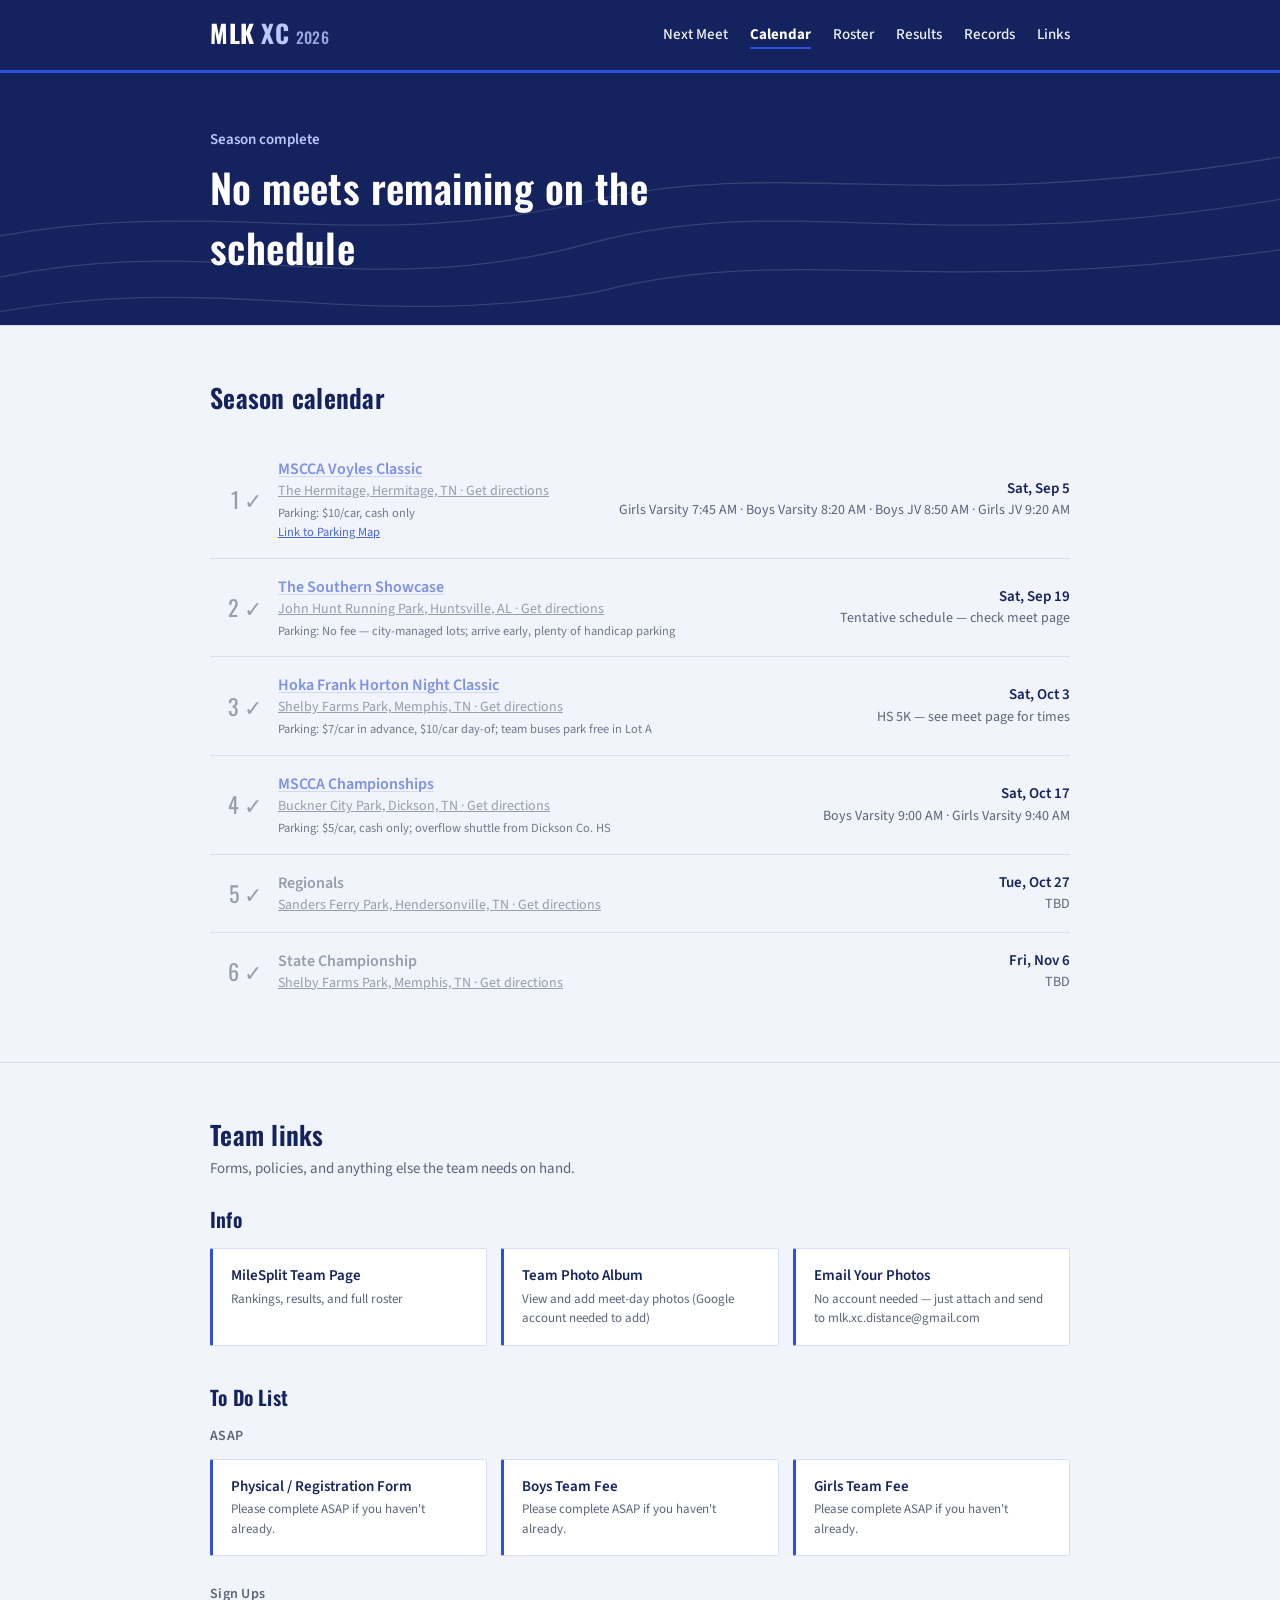
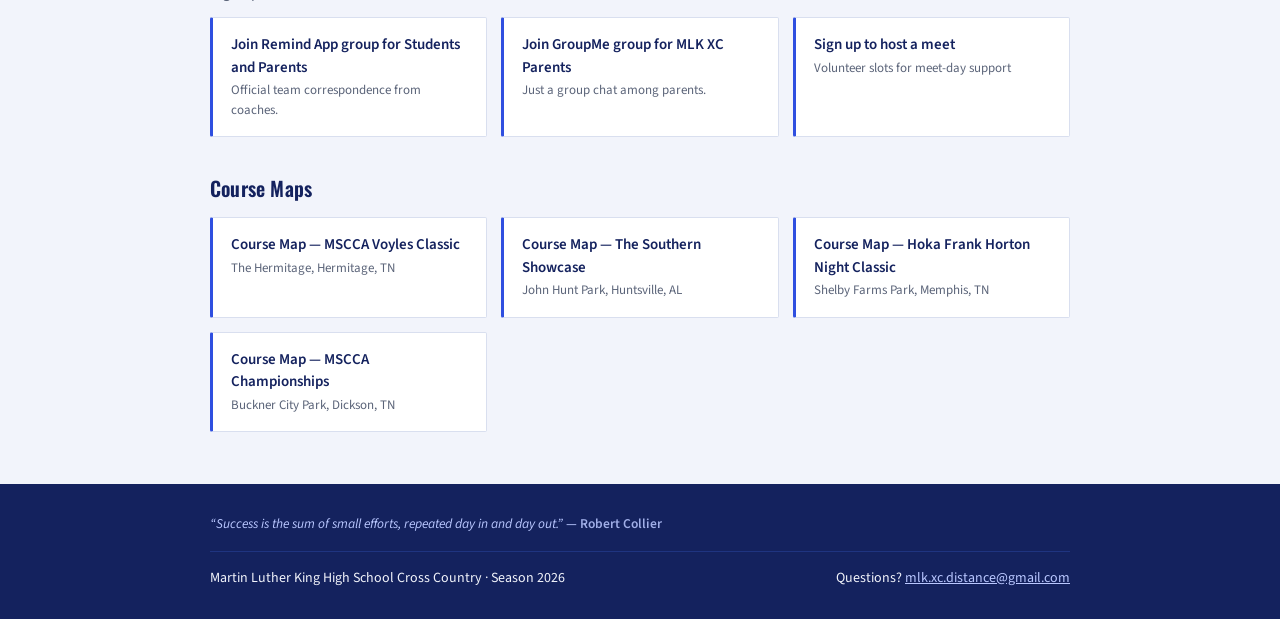
<file: index.html>
<!DOCTYPE html>
<html lang="en">
<head>
<meta charset="UTF-8">
<meta name="robots" content="noindex, nofollow">
<link rel="manifest" href="manifest.json">
<meta name="theme-color" content="#14225E">
<meta name="mobile-web-app-capable" content="yes">
<meta name="apple-mobile-web-app-capable" content="yes">
<meta name="apple-mobile-web-app-status-bar-style" content="black-translucent">
<meta name="apple-mobile-web-app-title" content="MLK XC">
<meta name="viewport" content="width=device-width, initial-scale=1.0">
<link rel="icon" type="image/x-icon" href="favicon.ico">
<link rel="icon" type="image/png" sizes="32x32" href="favicon-32.png">
<link rel="icon" type="image/png" sizes="16x16" href="favicon-16.png">
<link rel="apple-touch-icon" sizes="180x180" href="apple-touch-icon.png">
<title>MLK Cross Country — Martin Luther King High School Royals</title>
<meta name="description" content="Meets, roster, and team links for Martin Luther King High School Cross Country.">
<meta property="og:title" content="MLK Cross Country — Royals">
<meta property="og:site_name" content="MLK Cross Country">
<meta property="og:description" content="Meets, roster, and team links for Martin Luther King High School Cross Country.">
<meta property="og:image" content="https://mlk-xc-distance.github.io/share/og-image.png">
<meta property="og:url" content="https://mlk-xc-distance.github.io/">
<meta property="og:type" content="website">
<meta name="twitter:card" content="summary_large_image">
<meta name="twitter:title" content="MLK Cross Country — Royals">
<meta name="twitter:image" content="https://mlk-xc-distance.github.io/share/og-image.png">
<link rel="preconnect" href="https://fonts.googleapis.com">
<link rel="preconnect" href="https://fonts.gstatic.com" crossorigin>
<link href="https://fonts.googleapis.com/css2?family=Oswald:wght@400;500;600;700&family=Source+Sans+3:wght@400;500;600;700&display=swap" rel="stylesheet">
<link rel="stylesheet" href="style.css">
</head>
<body>
<a href="#next-meet" class="skip-link">Skip to main content</a>

<header class="site">
  <nav class="nav">
    <a class="team-name" href="index.html">MLK <span>XC</span> <span class="year">2026</span></a>
    <button class="nav-toggle" aria-expanded="false" aria-controls="navlinks" onclick="const el=document.getElementById('navlinks'); const open=el.classList.toggle('open'); this.setAttribute('aria-expanded', open);">Menu</button>
    <ul id="navlinks">
      <li><a href="#next-meet">Next Meet</a></li>
      <li><a href="#calendar">Calendar</a></li>
      <li><a href="roster.html">Roster</a></li>
      <li><a href="results.html">Results</a></li>
      <li><a href="records.html">Records</a></li>
      <li><a href="#links">Links</a></li>
    </ul>
  </nav>
</header>

<section class="hero" id="next-meet">
  <svg class="contours" viewBox="0 0 900 300" preserveAspectRatio="none">
    <path d="M-20,250 C150,180 250,280 420,200 C560,140 650,220 900,150" fill="none" stroke="#FFFFFF" stroke-width="1.5"/>
    <path d="M-20,200 C150,140 250,220 420,150 C560,100 650,170 900,100" fill="none" stroke="#FFFFFF" stroke-width="1.5"/>
    <path d="M-20,290 C150,230 250,310 420,260 C560,200 650,270 900,210" fill="none" stroke="#FFFFFF" stroke-width="1.5"/>
  </svg>
  <div class="hero-inner" id="heroContent">
    <!-- filled by script from the meets list, based on today's date -->
  </div>
</section>

<section id="calendar">
  <div class="wrap">
    <div class="section-head">
      <div>
        <h2>Season calendar</h2>
      </div>
    </div>
    <ol class="meet-list" id="meetList"></ol>
  </div>
</section>

<section id="links">
  <div class="wrap">
    <div class="section-head">
      <div>
        <h2>Team links</h2>
        <p>Forms, policies, and anything else the team needs on hand.</p>
      </div>
    </div>
    <h3 class="link-group-head">Info</h3>
    <div class="link-grid">
      <a class="link-card" href="https://tn.milesplit.com/teams/4822-martin-luther-king-high-school" target="_blank" rel="noopener">
        <div class="t">MileSplit Team Page</div>
        <div class="d">Rankings, results, and full roster</div>
      </a>
      <a class="link-card" href="https://photos.app.goo.gl/stjjs3EQkY86BbVC6" target="_blank" rel="noopener">
        <div class="t">Team Photo Album</div>
        <div class="d">View and add meet-day photos (Google account needed to add)</div>
      </a>
      <a class="link-card" href="mailto:mlk.xc.distance@gmail.com?subject=XC%20Team%20Photos">
        <div class="t">Email Your Photos</div>
        <div class="d">No account needed — just attach and send to mlk.xc.distance@gmail.com</div>
      </a>
      <!-- Hidden for now until public sharing is confirmed on the Google Calendar side. Remove this comment wrapper to bring it back.
      <a class="link-card" href="https://calendar.google.com/calendar/embed?src=8b25577f277ca8eeaa3893e5f764efdc518ac81d0d1c1a36a10ab765ca51fb0a%40group.calendar.google.com" target="_blank" rel="noopener">
        <div class="t">Team Calendar (Google)</div>
        <div class="d">Subscribe for automatic updates</div>
      </a>
      -->
    </div>

    <h3 class="link-group-head">To Do List</h3>

    <h4 class="link-subhead">ASAP</h4>
    <div class="link-grid">
      <a class="link-card" href="https://nashvillepublic-tn.finalforms.com" target="_blank" rel="noopener">
        <div class="t">Physical / Registration Form</div>
        <div class="d">Please complete ASAP if you haven't already.</div>
      </a>
      <a class="link-card" href="https://mnps.schoolcashonline.com/Fee/Details/16742/386/False/True" target="_blank" rel="noopener">
        <div class="t">Boys Team Fee</div>
        <div class="d">Please complete ASAP if you haven't already.</div>
      </a>
      <a class="link-card" href="https://mnps.schoolcashonline.com/Fee/Details/16743/386/False/True" target="_blank" rel="noopener">
        <div class="t">Girls Team Fee</div>
        <div class="d">Please complete ASAP if you haven't already.</div>
      </a>
    </div>

    <h4 class="link-subhead">Sign Ups</h4>
    <div class="link-grid">
      <a class="link-card" href="https://www.remind.com/join/xcmlk" target="_blank" rel="noopener">
        <div class="t">Join Remind App group for Students and Parents</div>
        <div class="d">Official team correspondence from coaches.</div>
      </a>
      <a class="link-card" href="https://groupme.com/join_group/88888635/VXtmDOob" target="_blank" rel="noopener">
        <div class="t">Join GroupMe group for MLK XC Parents</div>
        <div class="d">Just a group chat among parents.</div>
      </a>
      <a class="link-card" href="https://www.signupgenius.com/go/30E0E4AA4AD2EA20-65183699-meet" target="_blank" rel="noopener">
        <div class="t">Sign up to host a meet</div>
        <div class="d">Volunteer slots for meet-day support</div>
      </a>
    </div>

    <h3 class="link-group-head">Course Maps</h3>
    <div class="link-grid">
      <a class="link-card" href="maps/voyles-classic.jpg" target="_blank" rel="noopener">
        <div class="t">Course Map — MSCCA Voyles Classic</div>
        <div class="d">The Hermitage, Hermitage, TN</div>
      </a>
      <a class="link-card" href="maps/southern-showcase.jpg" target="_blank" rel="noopener">
        <div class="t">Course Map — The Southern Showcase</div>
        <div class="d">John Hunt Park, Huntsville, AL</div>
      </a>
      <a class="link-card" href="maps/frank-horton.jpg" target="_blank" rel="noopener">
        <div class="t">Course Map — Hoka Frank Horton Night Classic</div>
        <div class="d">Shelby Farms Park, Memphis, TN</div>
      </a>
      <a class="link-card" href="maps/mscca-championships.jpg" target="_blank" rel="noopener">
        <div class="t">Course Map — MSCCA Championships</div>
        <div class="d">Buckner City Park, Dickson, TN</div>
      </a>
    </div>
  </div>
</section>

<footer>
  <div class="wrap">
    <div id="dailyQuote" class="quote-line"></div>
    <div class="footer-bottom">
      <div>Martin Luther King High School Cross Country · Season 2026</div>
      <div>Questions? <a href="mailto:mlk.xc.distance@gmail.com">mlk.xc.distance@gmail.com</a></div>
    </div>
  </div>
</footer>
<script src="quotes.js"></script>

<script>
/* ============================================================
   EDIT ME: meets. date = "YYYY-MM-DD", used to sort and to
   decide past vs. next. link/results/stream are optional.
   ============================================================ */
const MEETS = [
  { name: "MSCCA Voyles Classic", location: "The Hermitage, Hermitage, TN", address: "4580 Rachels Lane, Hermitage, TN 37076", lat: 36.2150, lon: -86.6130, raceHour: "07:45", parking: "$10/car, cash only", parkingMap: "https://assets.sp.milesplit.com/meets/724605/files/img_3699_1_74da9ca9.jpg", date: "2026-09-05", time: "Girls Varsity 7:45 AM · Boys Varsity 8:20 AM · Boys JV 8:50 AM · Girls JV 9:20 AM", link: "https://tn.milesplit.com/meets/724605-mscca-voyles-classic-2026/info", results: "https://tn.milesplit.com/meets/724605-mscca-voyles-classic-2026/results" },
  { name: "The Southern Showcase", location: "John Hunt Running Park, Huntsville, AL", address: "2151 Airport Rd SW, Huntsville, AL 35801", lat: 34.6892, lon: -86.5868, parking: "No fee — city-managed lots; arrive early, plenty of handicap parking", date: "2026-09-19", time: "Tentative schedule — check meet page", link: "https://al.milesplit.com/meets/719044-the-southern-showcase-powered-by-huntsville-high-school-2026/info", results: "https://al.milesplit.com/meets/719044-the-southern-showcase-powered-by-huntsville-high-school-2026/results" },
  { name: "Hoka Frank Horton Night Classic", location: "Shelby Farms Park, Memphis, TN", address: "6903 Great View Dr, Memphis, TN 38120", lat: 35.1381, lon: -89.8338, parking: "$7/car in advance, $10/car day-of; team buses park free in Lot A", date: "2026-10-03", time: "HS 5K — see meet page for times", link: "https://tn.milesplit.com/meets/723708-hoka-frank-horton-night-classic-hs-2026/info", results: "https://tn.milesplit.com/meets/723708-hoka-frank-horton-night-classic-hs-2026/results" },
  { name: "MSCCA Championships", location: "Buckner City Park, Dickson, TN", address: "200 Buckner Park Dr, Dickson, TN 37055", lat: 36.0912, lon: -87.4108, raceHour: "09:00", parking: "$5/car, cash only; overflow shuttle from Dickson Co. HS", date: "2026-10-17", time: "Boys Varsity 9:00 AM · Girls Varsity 9:40 AM", link: "https://tn.milesplit.com/meets/724604-mscca-championships-2026/info", results: "https://tn.milesplit.com/meets/724604-mscca-championships-2026/results" },
  { name: "Regionals", location: "Sanders Ferry Park, Hendersonville, TN", address: "513 Sanders Ferry Rd, Hendersonville, TN 37075", lat: 36.2527, lon: -86.6060, date: "2026-10-27", time: "TBD" },
  { name: "State Championship", location: "Shelby Farms Park, Memphis, TN", address: "6903 Great View Dr, Memphis, TN 38120", lat: 35.1381, lon: -89.8338, date: "2026-11-06", time: "TBD" },
];

(function render(){
  function getCentralDateStr(){
    const fmt = new Intl.DateTimeFormat('en-CA', { timeZone: 'America/Chicago', year: 'numeric', month: '2-digit', day: '2-digit' });
    return fmt.format(new Date());
  }
  const todayStr = getCentralDateStr();

  function fmtDate(iso){
    const d = new Date(iso + "T00:00:00");
    return d.toLocaleDateString('en-US', { weekday:'short', month:'short', day:'numeric' });
  }
  function meetNameHtml(m){
    return m.link ? `<a href="${m.link}" target="_blank" rel="noopener">${m.name}</a>` : m.name;
  }
  function linkFact(label, url, text){
    return url ? `<div><div class="label">${label}</div><div class="value"><a href="${url}" target="_blank" rel="noopener" style="color:inherit;">${text}</a></div></div>` : '';
  }
  function mapsUrl(m){
    if (!m.address) return null;
    const isApple = /iPhone|iPad|iPod|Macintosh/.test(navigator.userAgent) && !/Windows/.test(navigator.userAgent);
    return isApple
      ? `https://maps.apple.com/?q=${encodeURIComponent(m.address)}`
      : `https://www.google.com/maps/search/?api=1&query=${encodeURIComponent(m.address)}`;
  }

  // ---- Weather: only meaningful within ~7 days out (forecast accuracy drops off after that) ----
  const WEATHER_CODES = {
    0: "Clear", 1: "Mostly clear", 2: "Partly cloudy", 3: "Overcast",
    45: "Foggy", 48: "Foggy",
    51: "Light drizzle", 53: "Drizzle", 55: "Heavy drizzle",
    61: "Light rain", 63: "Rain", 65: "Heavy rain",
    71: "Light snow", 73: "Snow", 75: "Heavy snow",
    80: "Rain showers", 81: "Rain showers", 82: "Heavy rain showers",
    95: "Thunderstorms",
  };
  function daysOut(dateStr){
    const today = new Date(todayStr + "T00:00:00");
    const target = new Date(dateStr + "T00:00:00");
    return Math.round((target - today) / 86400000);
  }
  function inForecastWindow(m){
    const d = daysOut(m.date);
    return m.lat != null && m.lon != null && d >= 0 && d <= 16;
  }
  function fetchWeather(m){
    if (m.raceHour){
      const url = `https://api.open-meteo.com/v1/forecast?latitude=${m.lat}&longitude=${m.lon}&hourly=temperature_2m,precipitation_probability,weathercode&temperature_unit=fahrenheit&timezone=America%2FChicago&start_date=${m.date}&end_date=${m.date}`;
      return fetch(url)
        .then(res => { if (!res.ok) throw new Error("weather unavailable"); return res.json(); })
        .then(data => {
          const targetHour = `${m.date}T${m.raceHour}`;
          let idx = data.hourly.time.indexOf(targetHour);
          if (idx === -1){
            // fall back to nearest listed hour if exact minute isn't in the hourly series
            idx = data.hourly.time.findIndex(t => t.slice(0,13) === targetHour.slice(0,13));
          }
          if (idx === -1) throw new Error("hour not found");
          const code = data.hourly.weathercode[idx];
          const temp = Math.round(data.hourly.temperature_2m[idx]);
          const rain = data.hourly.precipitation_probability[idx];
          const desc = WEATHER_CODES[code] || "—";
          const hourLabel = new Date(targetHour).toLocaleTimeString('en-US', { hour: 'numeric', minute: '2-digit' });
          return `${desc}, ${temp}°F · ${rain}% chance of rain (at ${hourLabel} start)`;
        });
    }
    const url = `https://api.open-meteo.com/v1/forecast?latitude=${m.lat}&longitude=${m.lon}&daily=weathercode,temperature_2m_max,temperature_2m_min,precipitation_probability_max&temperature_unit=fahrenheit&timezone=America%2FChicago&start_date=${m.date}&end_date=${m.date}`;
    return fetch(url)
      .then(res => { if (!res.ok) throw new Error("weather unavailable"); return res.json(); })
      .then(data => {
        const code = data.daily.weathercode[0];
        const hi = Math.round(data.daily.temperature_2m_max[0]);
        const lo = Math.round(data.daily.temperature_2m_min[0]);
        const rain = data.daily.precipitation_probability_max[0];
        const desc = WEATHER_CODES[code] || "—";
        return `${desc}, ${hi}°/${lo}°F · ${rain}% chance of rain`;
      });
  }
  function loadWeatherInto(valueId, wrapperId, m){
    const valueEl = document.getElementById(valueId);
    if (!valueEl) return;
    fetchWeather(m)
      .then(text => { valueEl.textContent = text; })
      .catch(() => { const w = document.getElementById(wrapperId); if (w) w.remove(); });
  }

  // ---- Hero: next upcoming meet ----
  const sorted = [...MEETS].sort((a,b) => a.date.localeCompare(b.date));
  const upcoming = sorted.filter(m => m.date >= todayStr);
  const hero = document.getElementById('heroContent');
  if (upcoming.length){
    const next = upcoming[0];
    const daysUntil = daysOut(next.date);
    const countdownText = daysUntil === 0 ? "Today!" : daysUntil === 1 ? "Tomorrow!" : `${daysUntil} days away`;
    hero.innerHTML = `
      <div class="kicker">Next meet</div>
      <h1>${meetNameHtml(next)} — ${next.location}</h1>
      <div class="countdown-badge">${countdownText}</div>
      <div class="meet-facts">
        <div><div class="label">Date</div><div class="value">${fmtDate(next.date)}</div></div>
        <div><div class="label">Location</div><div class="value">${next.location}</div></div>
        <div><div class="label">Race times</div><div class="value">${next.time}</div></div>
        <div><div class="label">Arrival</div><div class="value">75–90 min before your race time</div></div>
        ${linkFact("Address", mapsUrl(next), next.address || "")}
        ${next.parking ? `<div><div class="label">Parking</div><div class="value">${next.parking}${next.parkingMap ? `<br><a href="${next.parkingMap}" target="_blank" rel="noopener" style="color:var(--clay-soft); font-size:14px;">Link to Parking Map</a>` : ''}</div></div>` : ''}
        ${inForecastWindow(next) ? `<div id="heroWeatherFact"><div class="label">Weather</div><div class="value" id="heroWeatherValue">Loading forecast…</div></div>` : ''}
        ${linkFact("Results", next.results, "Official Results →")}
        ${linkFact("Stream", next.stream, "Watch live →")}
      </div>
    `;
    if (inForecastWindow(next)) loadWeatherInto("heroWeatherValue", "heroWeatherFact", next);
  } else {
    hero.innerHTML = `
      <div class="kicker">Season complete</div>
      <h1>No meets remaining on the schedule</h1>
    `;
  }

  // ---- Full calendar, past meets greyed out ----
  const meetList = document.getElementById('meetList');
  meetList.innerHTML = sorted.map((m, i) => {
    const isPast = m.date < todayStr;
    const isNext = upcoming.length && m === upcoming[0];
    const cls = [isPast ? 'is-past' : '', isNext ? 'is-next' : ''].filter(Boolean).join(' ');
    const mapsLink = mapsUrl(m);
    const locHtml = mapsLink
      ? `<a href="${mapsLink}" target="_blank" rel="noopener" style="color:inherit;">${m.location} · Get directions</a>`
      : m.location;
    const parkingHtml = m.parking ? `<div class="meet-parking">Parking: ${m.parking}${m.parkingMap ? `<br><a href="${m.parkingMap}" target="_blank" rel="noopener" style="color:var(--clay);">Link to Parking Map</a>` : ''}</div>` : '';
    const weatherHtml = inForecastWindow(m)
      ? `<div class="meet-parking" id="weatherFact-${i}">Weather: <span id="weatherValue-${i}">Loading forecast…</span></div>`
      : '';
    return `
      <li class="meet-row ${cls}">
        <div class="num">${i + 1}</div>
        <div>
          <div class="meet-name">${meetNameHtml(m)}</div>
          <div class="meet-loc">${locHtml}</div>
          ${parkingHtml}
          ${weatherHtml}
        </div>
        <div class="meet-when"><span class="d">${fmtDate(m.date)}</span>${m.time}</div>
      </li>
    `;
  }).join('');

  sorted.forEach((m, i) => {
    if (inForecastWindow(m)) loadWeatherInto(`weatherValue-${i}`, `weatherFact-${i}`, m);
  });
})();

// ---- Scroll-spy: highlight the in-page nav link for whichever section is in view ----
(function scrollSpy(){
  const sectionIds = ['next-meet', 'calendar', 'links'];
  const navLinks = {};
  sectionIds.forEach(id => {
    const link = document.querySelector(`#navlinks a[href="#${id}"]`);
    if (link) navLinks[id] = link;
  });
  const sections = sectionIds.map(id => document.getElementById(id)).filter(Boolean);
  if (!('IntersectionObserver' in window) || sections.length === 0) return;

  function setActive(id){
    Object.values(navLinks).forEach(a => a.classList.remove('nav-current'));
    if (navLinks[id]) navLinks[id].classList.add('nav-current');
  }

  const observer = new IntersectionObserver((entries) => {
    entries.forEach(entry => {
      if (entry.isIntersecting) setActive(entry.target.id);
    });
  }, { rootMargin: '-40% 0px -55% 0px' });

  sections.forEach(s => observer.observe(s));
})();
</script>

<script>
if ("serviceWorker" in navigator) {
  window.addEventListener("load", () => {
    navigator.serviceWorker.register("service-worker.js").catch(() => {});
  });
}
</script>
</body>
</html>
</file>
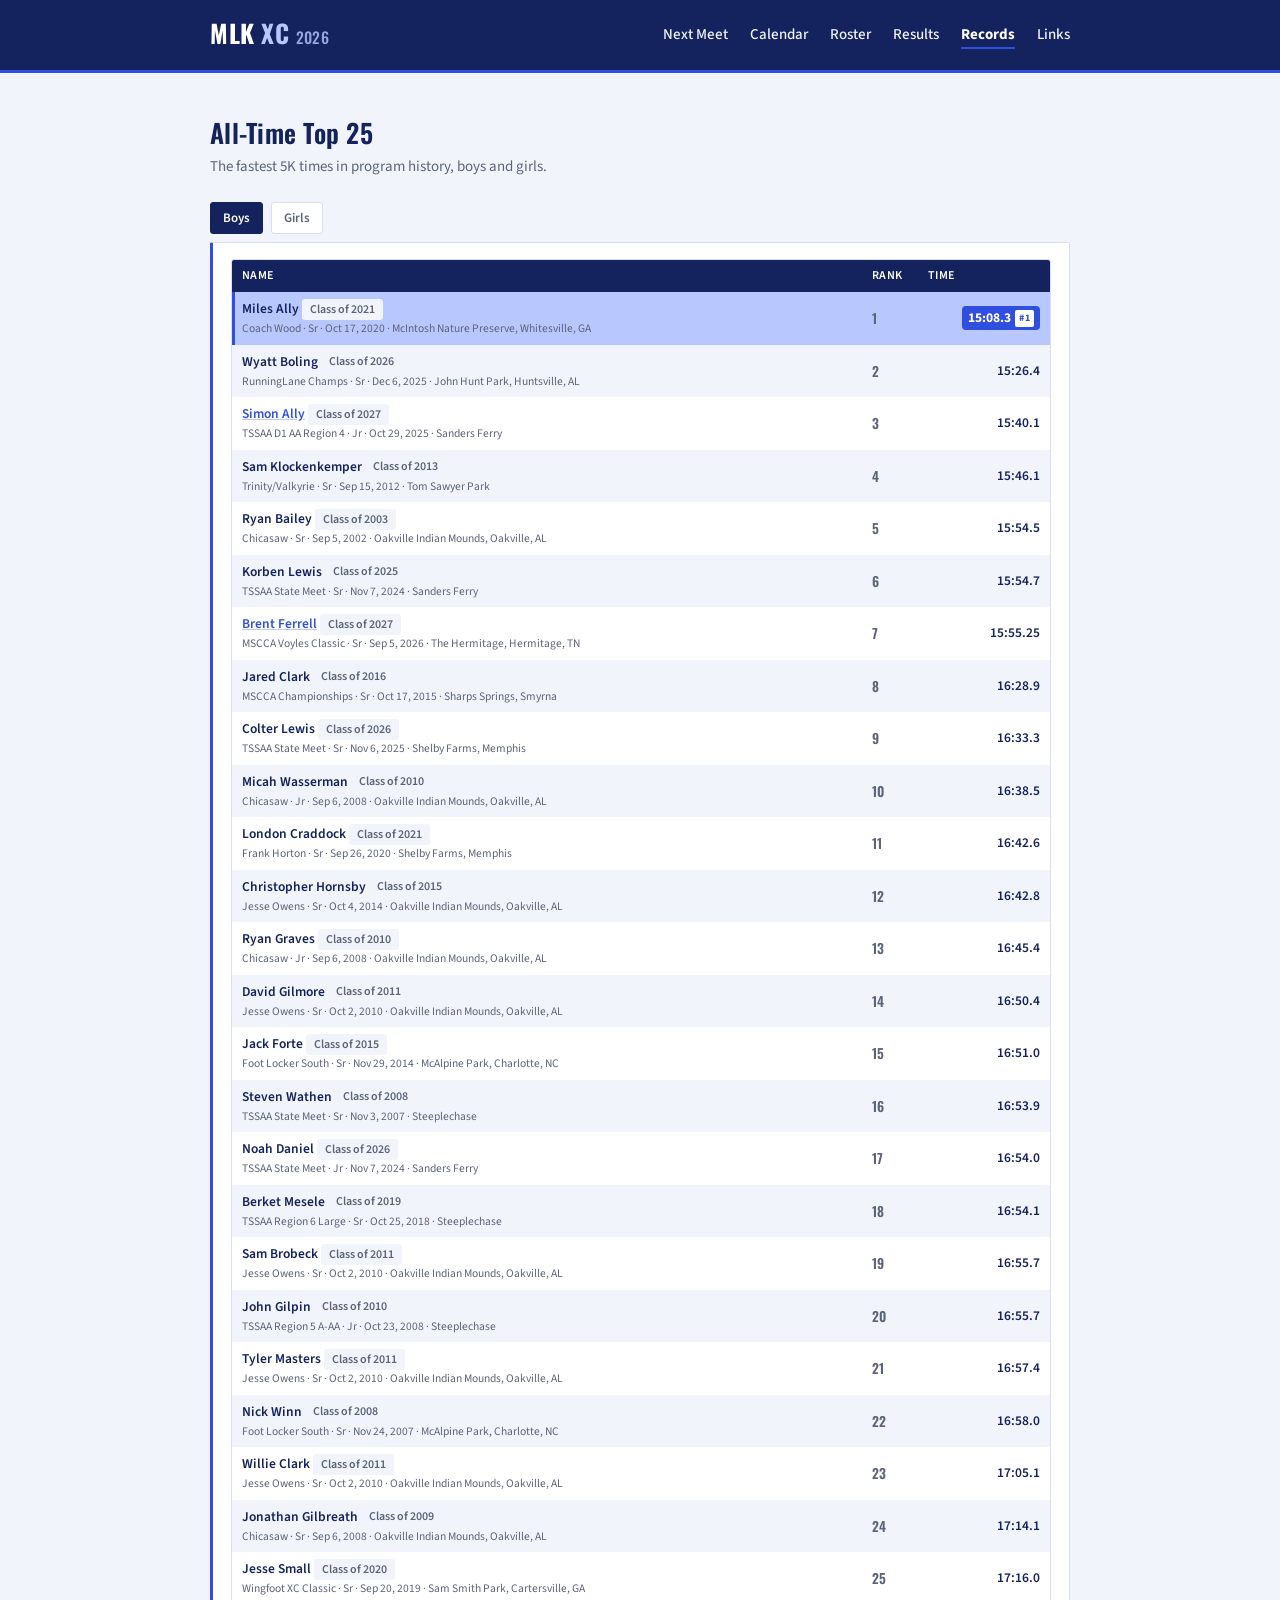
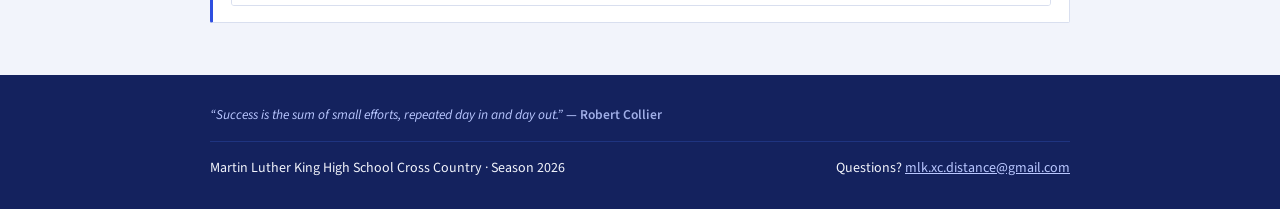
<file: records.html>
<!DOCTYPE html>
<html lang="en">
<head>
<meta charset="UTF-8">
<meta name="robots" content="noindex, nofollow">
<link rel="manifest" href="manifest.json">
<meta name="theme-color" content="#14225E">
<meta name="mobile-web-app-capable" content="yes">
<meta name="apple-mobile-web-app-capable" content="yes">
<meta name="apple-mobile-web-app-status-bar-style" content="black-translucent">
<meta name="apple-mobile-web-app-title" content="MLK XC">
<meta name="viewport" content="width=device-width, initial-scale=1.0">
<link rel="icon" type="image/x-icon" href="favicon.ico">
<link rel="icon" type="image/png" sizes="32x32" href="favicon-32.png">
<link rel="icon" type="image/png" sizes="16x16" href="favicon-16.png">
<link rel="apple-touch-icon" sizes="180x180" href="apple-touch-icon.png">
<title>All-Time Records — MLK Cross Country, Martin Luther King High School</title>
<meta name="description" content="All-time top performances for Martin Luther King High School Cross Country.">
<meta property="og:title" content="MLK Cross Country — Royals">
<meta property="og:site_name" content="MLK Cross Country">
<meta property="og:description" content="All-time top performances for Martin Luther King High School Cross Country.">
<meta property="og:image" content="https://mlk-xc-distance.github.io/share/og-image.png">
<meta property="og:url" content="https://mlk-xc-distance.github.io/records.html">
<meta property="og:type" content="website">
<meta name="twitter:card" content="summary_large_image">
<meta name="twitter:title" content="MLK Cross Country — Royals">
<meta name="twitter:image" content="https://mlk-xc-distance.github.io/share/og-image.png">
<link rel="preconnect" href="https://fonts.googleapis.com">
<link rel="preconnect" href="https://fonts.gstatic.com" crossorigin>
<link href="https://fonts.googleapis.com/css2?family=Oswald:wght@400;500;600;700&family=Source+Sans+3:wght@400;500;600;700&display=swap" rel="stylesheet">
<link rel="stylesheet" href="style.css">
</head>
<body>
<a href="#records" class="skip-link">Skip to main content</a>

<header class="site">
  <nav class="nav">
    <a class="team-name" href="index.html">MLK <span>XC</span> <span class="year">2026</span></a>
    <button class="nav-toggle" aria-expanded="false" aria-controls="navlinks" onclick="const el=document.getElementById('navlinks'); const open=el.classList.toggle('open'); this.setAttribute('aria-expanded', open);">Menu</button>
    <ul id="navlinks">
      <li><a href="index.html#next-meet">Next Meet</a></li>
      <li><a href="index.html#calendar">Calendar</a></li>
      <li><a href="roster.html">Roster</a></li>
      <li><a href="results.html">Results</a></li>
      <li><a href="records.html" class="nav-current">Records</a></li>
      <li><a href="index.html#links">Links</a></li>
    </ul>
  </nav>
</header>

<section id="records" style="padding-top:40px;">
  <div class="wrap">
    <div class="section-head">
      <div>
        <h2>All-Time Top 25</h2>
        <p>The fastest 5K times in program history, boys and girls.</p>
      </div>
    </div>

    <div class="roster-controls">
      <div class="roster-filters" id="sexToggle" role="group" aria-label="Filter by team">
        <button data-sex="boys" class="active" aria-pressed="true">Boys</button>
        <button data-sex="girls" aria-pressed="false">Girls</button>
      </div>
    </div>

    <div id="recordsList"></div>
  </div>
</section>

<footer>
  <div class="wrap">
    <div id="dailyQuote" class="quote-line"></div>
    <div class="footer-bottom">
      <div>Martin Luther King High School Cross Country · Season 2026</div>
      <div>Questions? <a href="mailto:mlk.xc.distance@gmail.com">mlk.xc.distance@gmail.com</a></div>
    </div>
  </div>
</footer>
<script src="quotes.js"></script>

<script>
/* ============================================================
   EDIT ME: All-time top performers, fastest to slowest.
   grade = grade level (Fr/So/Jr/Sr) at the time the race was run.
   date = "YYYY-MM-DD". location is free text — as specific or
   general as you have (e.g. "Sanders Ferry" is fine if that's
   all that's known for an older record).
   ============================================================ */
const BOYS_RECORDS = [
  { rank: 1, first: "Miles", last: "Ally", classYear: 2021, time: "15:08.3", meet: "Coach Wood", grade: "Sr", date: "2020-10-17", location: "McIntosh Nature Preserve, Whitesville, GA" },
  { rank: 2, first: "Wyatt", last: "Boling", classYear: 2026, time: "15:26.4", meet: "RunningLane Champs", grade: "Sr", date: "2025-12-06", location: "John Hunt Park, Huntsville, AL" },
  { rank: 3, first: "Simon", last: "Ally", classYear: 2027, time: "15:40.1", meet: "TSSAA D1 AA Region 4", grade: "Jr", date: "2025-10-29", location: "Sanders Ferry" },
  { rank: 4, first: "Sam", last: "Klockenkemper", classYear: 2013, time: "15:46.1", meet: "Trinity/Valkyrie", grade: "Sr", date: "2012-09-15", location: "Tom Sawyer Park" },
  { rank: 5, first: "Ryan", last: "Bailey", classYear: 2003, time: "15:54.5", meet: "Chicasaw", grade: "Sr", date: "2002-09-05", location: "Oakville Indian Mounds, Oakville, AL" },
  { rank: 6, first: "Korben", last: "Lewis", classYear: 2025, time: "15:54.7", meet: "TSSAA State Meet", grade: "Sr", date: "2024-11-07", location: "Sanders Ferry" },
  { rank: 7, first: "Brent", last: "Ferrell", classYear: 2027, time: "15:55.25", meet: "MSCCA Voyles Classic", grade: "Sr", date: "2026-09-05", location: "The Hermitage, Hermitage, TN" },
  { rank: 8, first: "Jared", last: "Clark", classYear: 2016, time: "16:28.9", meet: "MSCCA Championships", grade: "Sr", date: "2015-10-17", location: "Sharps Springs, Smyrna" },
  { rank: 9, first: "Colter", last: "Lewis", classYear: 2026, time: "16:33.3", meet: "TSSAA State Meet", grade: "Sr", date: "2025-11-06", location: "Shelby Farms, Memphis" },
  { rank: 10, first: "Micah", last: "Wasserman", classYear: 2010, time: "16:38.5", meet: "Chicasaw", grade: "Jr", date: "2008-09-06", location: "Oakville Indian Mounds, Oakville, AL" },
  { rank: 11, first: "London", last: "Craddock", classYear: 2021, time: "16:42.6", meet: "Frank Horton", grade: "Sr", date: "2020-09-26", location: "Shelby Farms, Memphis" },
  { rank: 12, first: "Christopher", last: "Hornsby", classYear: 2015, time: "16:42.8", meet: "Jesse Owens", grade: "Sr", date: "2014-10-04", location: "Oakville Indian Mounds, Oakville, AL" },
  { rank: 13, first: "Ryan", last: "Graves", classYear: 2010, time: "16:45.4", meet: "Chicasaw", grade: "Jr", date: "2008-09-06", location: "Oakville Indian Mounds, Oakville, AL" },
  { rank: 14, first: "David", last: "Gilmore", classYear: 2011, time: "16:50.4", meet: "Jesse Owens", grade: "Sr", date: "2010-10-02", location: "Oakville Indian Mounds, Oakville, AL" },
  { rank: 15, first: "Jack", last: "Forte", classYear: 2015, time: "16:51.0", meet: "Foot Locker South", grade: "Sr", date: "2014-11-29", location: "McAlpine Park, Charlotte, NC" },
  { rank: 16, first: "Steven", last: "Wathen", classYear: 2008, time: "16:53.9", meet: "TSSAA State Meet", grade: "Sr", date: "2007-11-03", location: "Steeplechase" },
  { rank: 17, first: "Noah", last: "Daniel", classYear: 2026, time: "16:54.0", meet: "TSSAA State Meet", grade: "Jr", date: "2024-11-07", location: "Sanders Ferry" },
  { rank: 18, first: "Berket", last: "Mesele", classYear: 2019, time: "16:54.1", meet: "TSSAA Region 6 Large", grade: "Sr", date: "2018-10-25", location: "Steeplechase" },
  { rank: 19, first: "Sam", last: "Brobeck", classYear: 2011, time: "16:55.7", meet: "Jesse Owens", grade: "Sr", date: "2010-10-02", location: "Oakville Indian Mounds, Oakville, AL" },
  { rank: 20, first: "John", last: "Gilpin", classYear: 2010, time: "16:55.7", meet: "TSSAA Region 5 A-AA", grade: "Jr", date: "2008-10-23", location: "Steeplechase" },
  { rank: 21, first: "Tyler", last: "Masters", classYear: 2011, time: "16:57.4", meet: "Jesse Owens", grade: "Sr", date: "2010-10-02", location: "Oakville Indian Mounds, Oakville, AL" },
  { rank: 22, first: "Nick", last: "Winn", classYear: 2008, time: "16:58.0", meet: "Foot Locker South", grade: "Sr", date: "2007-11-24", location: "McAlpine Park, Charlotte, NC" },
  { rank: 23, first: "Willie", last: "Clark", classYear: 2011, time: "17:05.1", meet: "Jesse Owens", grade: "Sr", date: "2010-10-02", location: "Oakville Indian Mounds, Oakville, AL" },
  { rank: 24, first: "Jonathan", last: "Gilbreath", classYear: 2009, time: "17:14.1", meet: "Chicasaw", grade: "Sr", date: "2008-09-06", location: "Oakville Indian Mounds, Oakville, AL" },
  { rank: 25, first: "Jesse", last: "Small", classYear: 2020, time: "17:16.0", meet: "Wingfoot XC Classic", grade: "Sr", date: "2019-09-20", location: "Sam Smith Park, Cartersville, GA" },
];
/* ============================================================
   EDIT ME: Girls all-time top 25 — add here in the same format
   once available.
   ============================================================ */
const GIRLS_RECORDS = [
  { rank: 1, first: "Nicole", last: "Rammer", classYear: 2009, time: "20:27.9", meet: "TSSAA State Meet", grade: "Sr", date: "2008-11-01" },
  { rank: 2, first: "Anna Claire", last: "Raines", classYear: 2003, time: "20:35.5", meet: "Chicasaw", grade: "Sr", date: "2002-09-05" },
  { rank: 3, first: "Gabby", last: "Havron", classYear: 2024, time: "20:36.0", meet: "Dickson Home Meet #3", grade: "Fr", date: "2020-10-02" },
  { rank: 4, first: "Sophia", last: "Brame-Goldthwaite", classYear: 2025, time: "20:40.2", meet: "TSSAA Region 5 A-AA", grade: "Sr", date: "2024-10-29" },
  { rank: 5, first: "Amber", last: "Moore", classYear: 2010, time: "21:06.3", meet: "TSSAA State Meet", grade: "So", date: "2007-11-03" },
  { rank: 6, first: "Anna", last: "Reside", classYear: 2017, time: "21:07.7", meet: "Jesse Owens", grade: "So", date: "2014-10-04" },
  { rank: 7, first: "Kya", last: "Lambert", classYear: 2025, time: "21:08.7", meet: "Coleman Midgett", grade: "Jr", date: "2023-10-07" },
  { rank: 8, first: "Meg", last: "Tennant", classYear: 2026, time: "21:27.4", meet: "Saturday Light Fever", grade: "Fr", date: "2022-10-01" },
  { rank: 9, first: "Diana", last: "Warrick", classYear: 2026, time: "21:41.0", meet: "TSSAA Region 5 A-AA", grade: "Fr", date: "2022-10-27" },
  { rank: 10, first: "Sybil", last: "Levine", classYear: 2009, time: "21:42.7", meet: "TSSAA Region 5 A-AA", grade: "Sr", date: "2008-10-23" },
  { rank: 11, first: "Kara", last: "Reed", classYear: 2013, time: "21:49.6", meet: "TSSAA Region 5 A-AA", grade: "Fr", date: "2008-10-23" },
  { rank: 12, first: "Carrie", last: "Higgins", classYear: 2011, time: "21:57.9", meet: "Jesse Owens", grade: "Sr", date: "2010-10-02" },
  { rank: 13, first: "Alexa", last: "Romersa", classYear: 2012, time: "22:11.2", meet: "TSSAA Region 5 A-AA", grade: "So", date: "2009-10-29" },
  { rank: 14, first: "Christina", last: "Curtis", classYear: 2021, time: "22:18.3", meet: "TSSAA Region 6 Large", grade: "Fr", date: "2017-10-26" },
  { rank: 15, first: "Hayden", last: "Maclachlan", classYear: 2018, time: "22:22.7", meet: "Jesse Owens", grade: "Fr", date: "2014-10-04" },
  { rank: 16, first: "Victoria", last: "Gross", classYear: 2019, time: "22:22.9", meet: "TSSAA Region 6 Large", grade: "Sr", date: "2018-10-25" },
  { rank: 17, first: "Eliza", last: "Deshon", classYear: 2019, time: "22:29.3", meet: "Greater Louisville Classic", grade: "Jr", date: "2017-09-30" },
  { rank: 18, first: "Sophia", last: "Hardin", classYear: 2018, time: "22:35.4", meet: "Greater Louisville Classic", grade: "Sr", date: "2017-09-30" },
  { rank: 19, first: "Annika", last: "Dichtl", classYear: 2024, time: "22:37.8", meet: "Voyles Classic", grade: "Jr", date: "2022-09-10" },
  { rank: 20, first: "Naila", last: "Kailani", classYear: 2023, time: "22:39.2", meet: "Speedway Shootout", grade: "Sr", date: "2022-09-24" },
  { rank: 21, first: "Uma", last: "Plambeck", classYear: 2020, time: "22:40.8", meet: "Greater Louisville Classic", grade: "So", date: "2017-09-30" },
  { rank: 22, first: "Leslie", last: "Veliz", classYear: 2010, time: "22:42.8", meet: "TSSAA State Meet", grade: "So", date: "2007-11-03" },
  { rank: 23, first: "Youli", last: "Yao", classYear: 2018, time: "22:43.1", meet: "Jesse Owens", grade: "Fr", date: "2014-10-04" },
  { rank: 24, first: "Eleanor", last: "Bonino", classYear: 2028, time: "22:49.70", meet: "TSSAA DI Class AA XC Section 4 Meet", grade: "So", date: "2025-10-28" },
  { rank: 25, first: "Natey", last: "Kinzounza", classYear: 2013, time: "22:52.4", meet: "Jesse Owens", grade: "So", date: "2010-10-02" },
];

(function render(){
  const list = document.getElementById('recordsList');
  const sexToggle = document.getElementById('sexToggle');
  let currentSex = 'boys';

  function fmtDate(iso){
    const d = new Date(iso + "T00:00:00");
    return d.toLocaleDateString('en-US', { month:'short', day:'numeric', year:'numeric' });
  }

  function render_list(){
    const records = currentSex === 'boys' ? BOYS_RECORDS : GIRLS_RECORDS;
    if (records.length === 0){
      list.innerHTML = `<div class="callout">No ${currentSex} all-time list yet — check back once it's added.</div>`;
      return;
    }
    list.innerHTML = `
      <div class="link-card" style="display:block; cursor:default;">
        <div class="results-table athlete-view">
          <div class="results-table-head">
            <div>Name</div><div>Rank</div><div>Time</div>
          </div>
          ${records.map((r, i) => `
            <div class="results-table-row${i % 2 === 1 ? ' alt' : ''}${r.rank === 1 ? ' is-pr' : ''}">
              <div class="rt-name">
                ${r.classYear >= 2027 ? `<a href="results.html?athlete=${encodeURIComponent(r.first + ' ' + r.last)}" class="rt-name-link">${r.first} ${r.last}</a>` : `<span class="rt-name-plain">${r.first} ${r.last}</span>`} <span class="season-badge">Class of ${r.classYear}</span>
                <div class="rt-sub">${r.meet} · ${r.grade} · ${fmtDate(r.date)}${r.location ? ` · ${r.location}` : ''}</div>
              </div>
              <div class="rt-place">${r.rank}</div>
              <div class="rt-time">${r.rank === 1 ? `<span class="pr-time-box">${r.time}<span class="pr-tag">#1</span></span>` : r.time}</div>
            </div>
          `).join('')}
        </div>
      </div>
    `;
  }

  sexToggle.addEventListener('click', (e) => {
    const btn = e.target.closest('button');
    if (!btn) return;
    sexToggle.querySelectorAll('button').forEach(b => { b.classList.remove('active'); b.setAttribute('aria-pressed', 'false'); });
    btn.classList.add('active');
    btn.setAttribute('aria-pressed', 'true');
    currentSex = btn.dataset.sex;
    render_list();
  });

  render_list();
})();
</script>

<script>
if ("serviceWorker" in navigator) {
  window.addEventListener("load", () => {
    navigator.serviceWorker.register("service-worker.js").catch(() => {});
  });
}
</script>
</body>
</html>
</file>
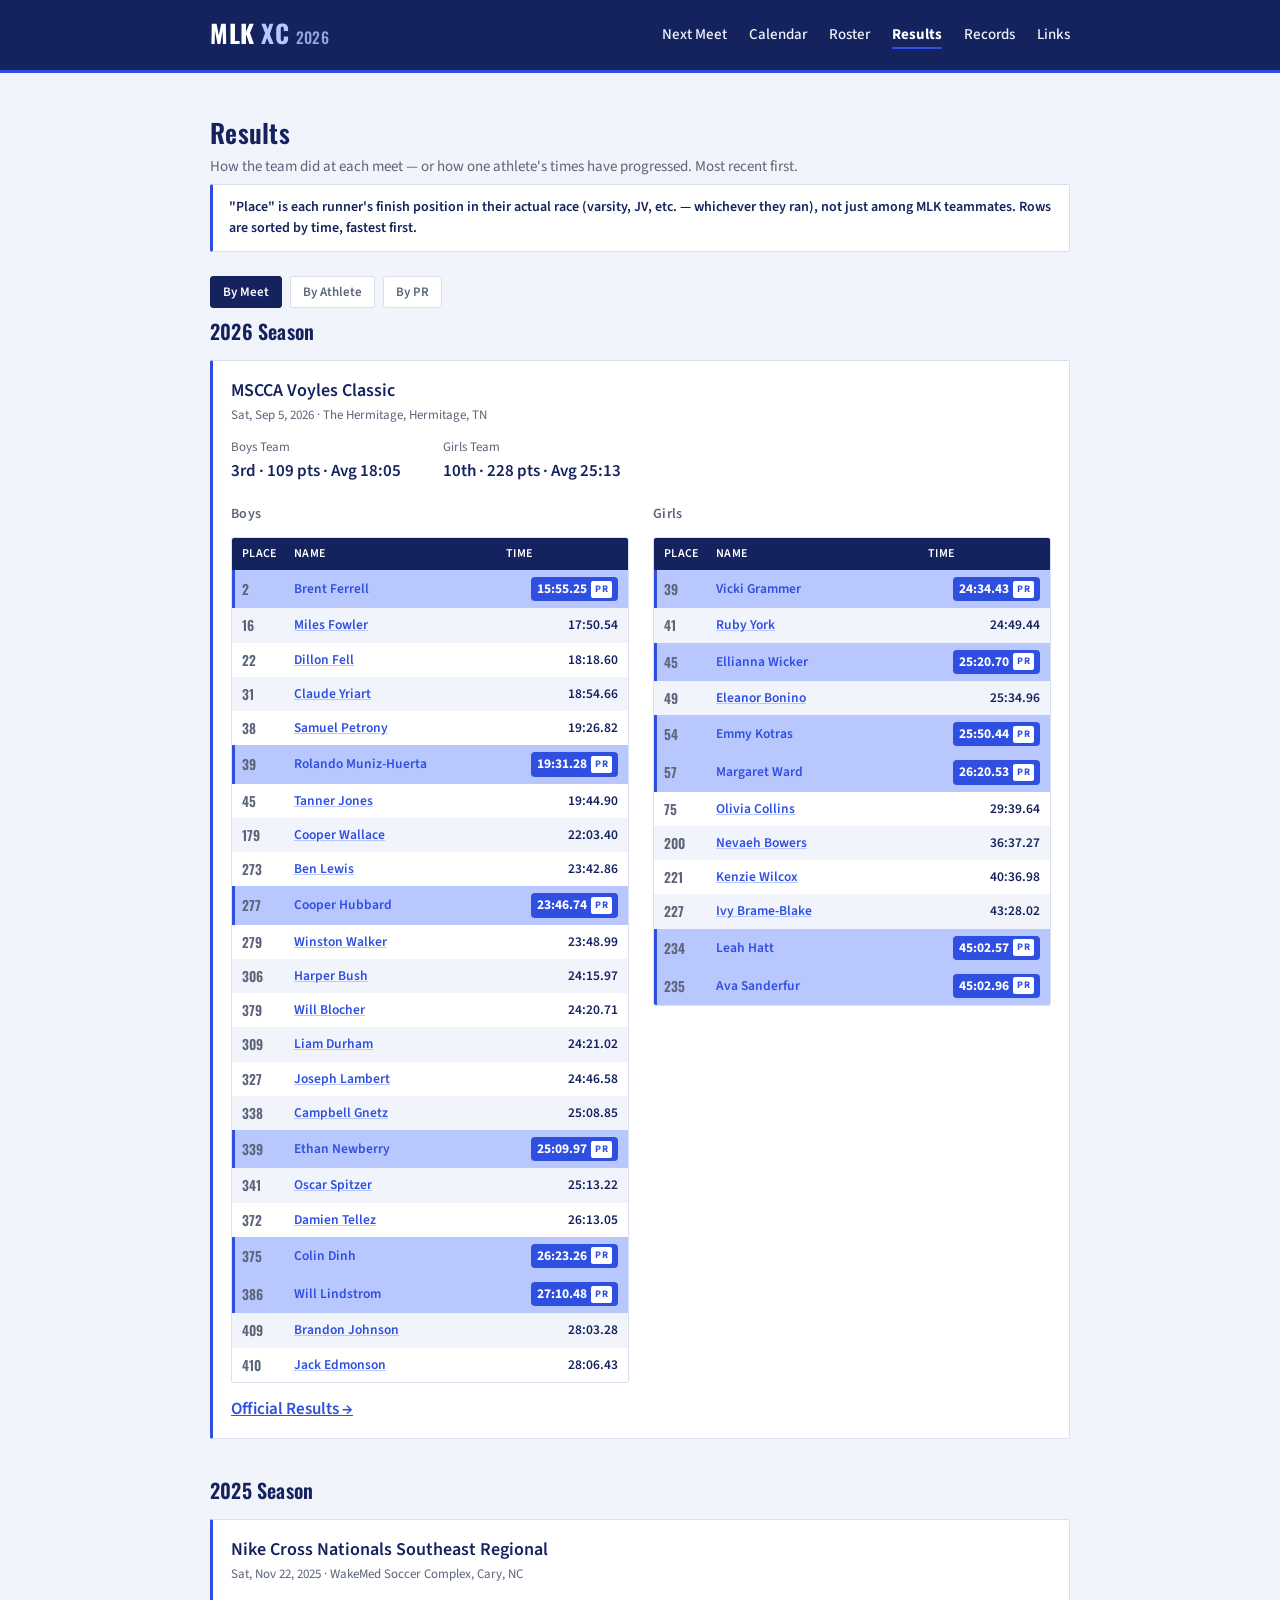
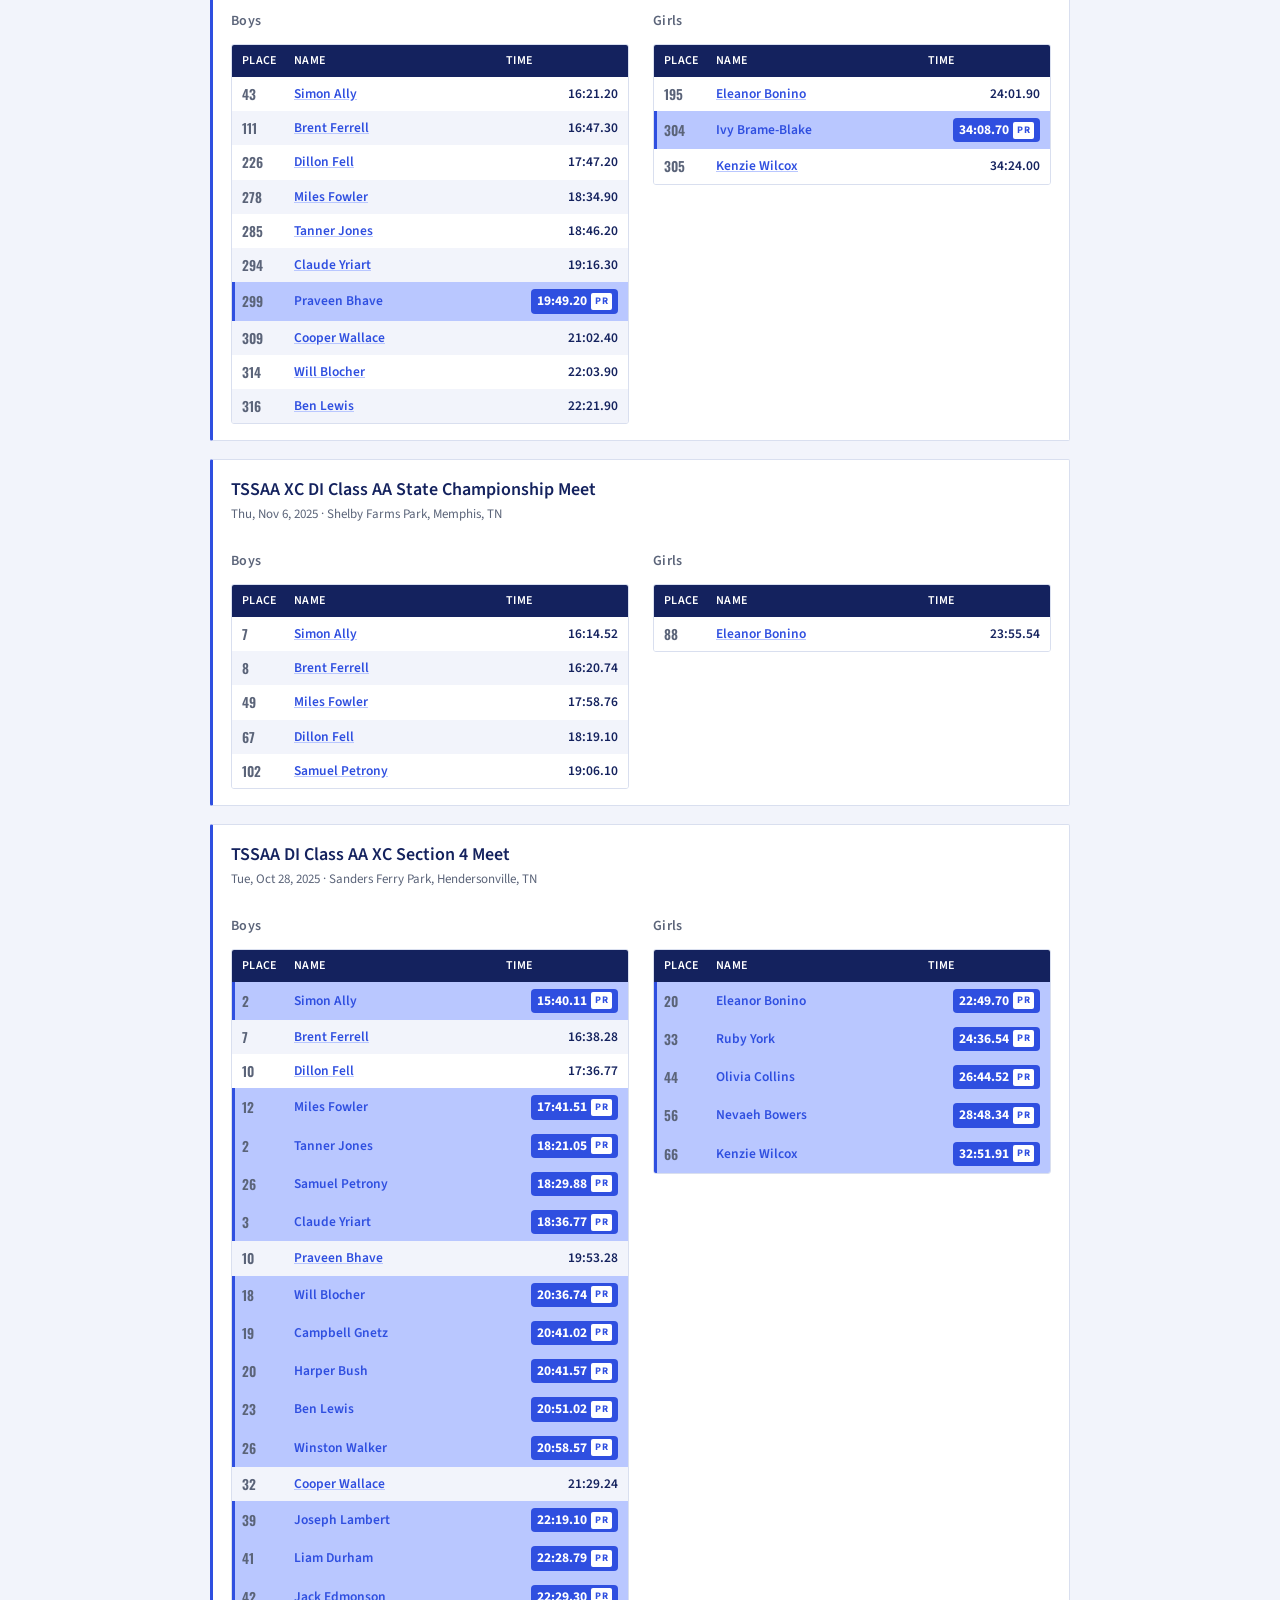
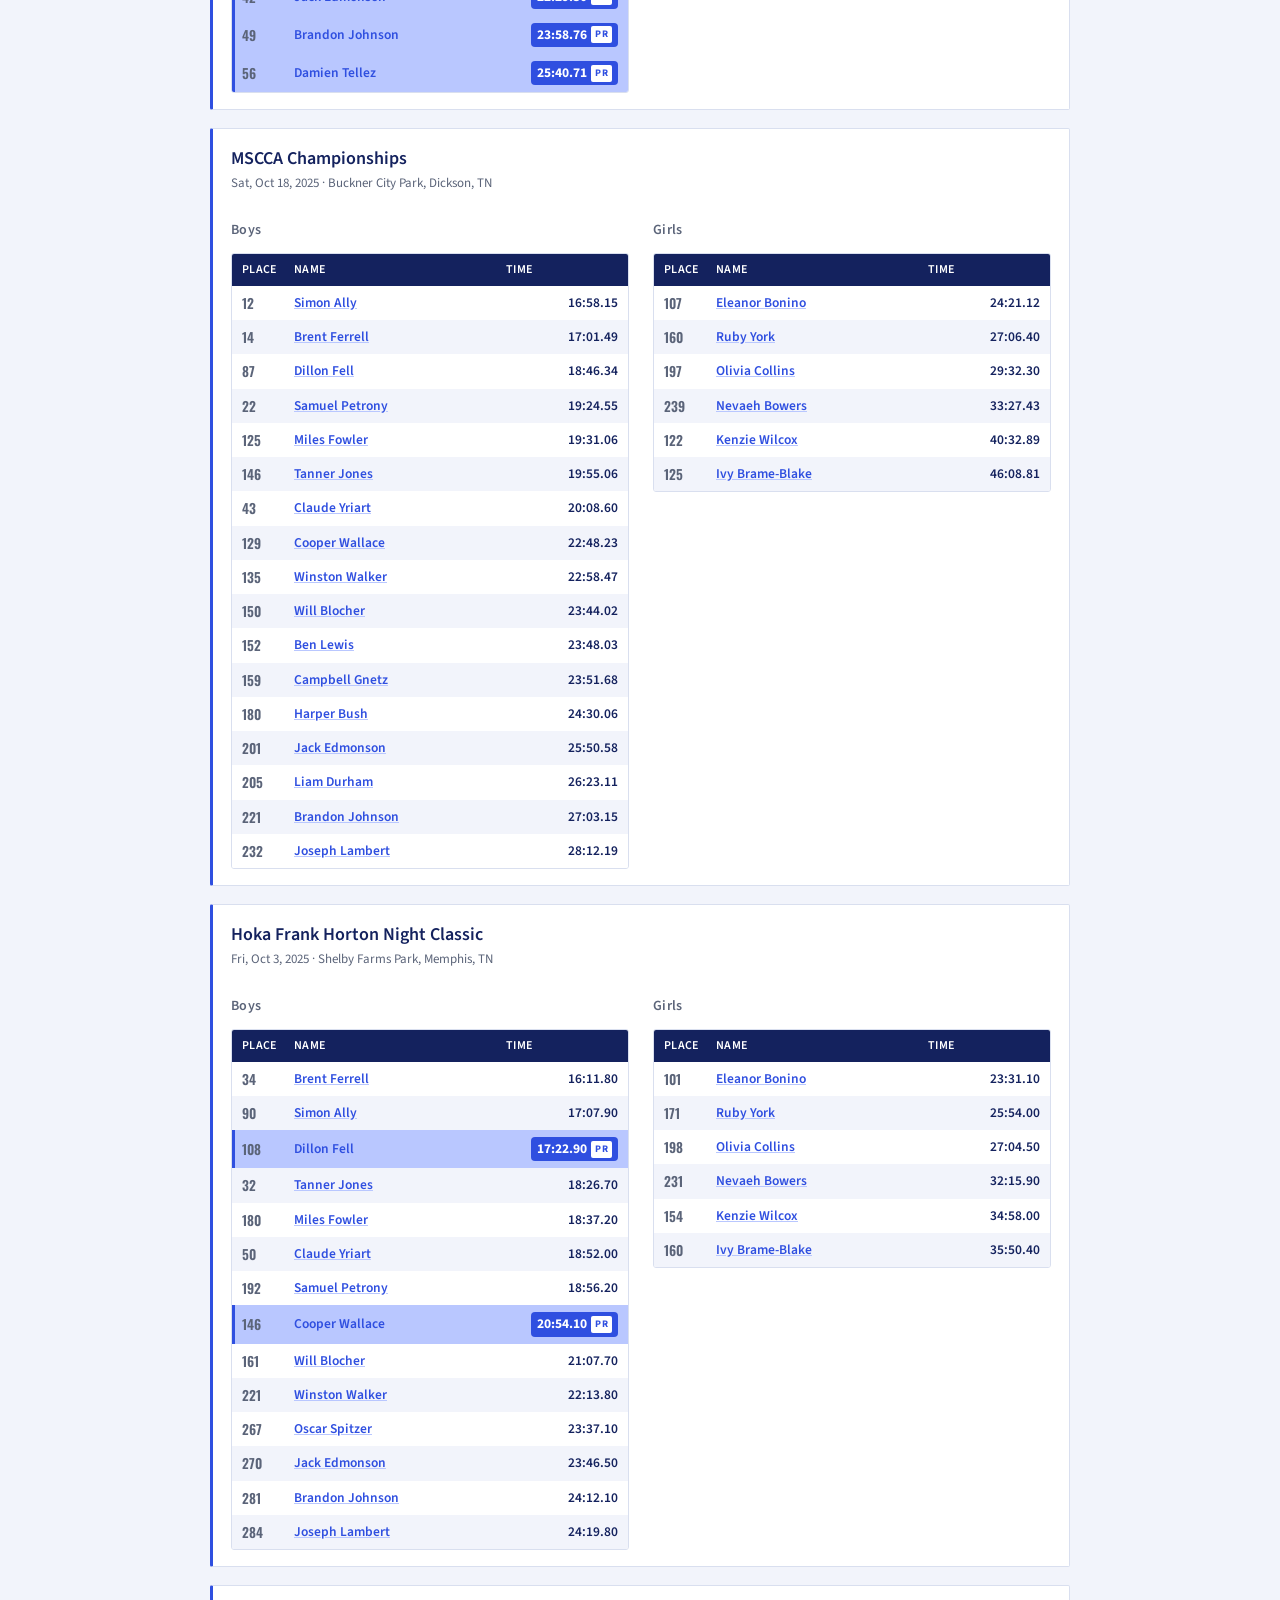
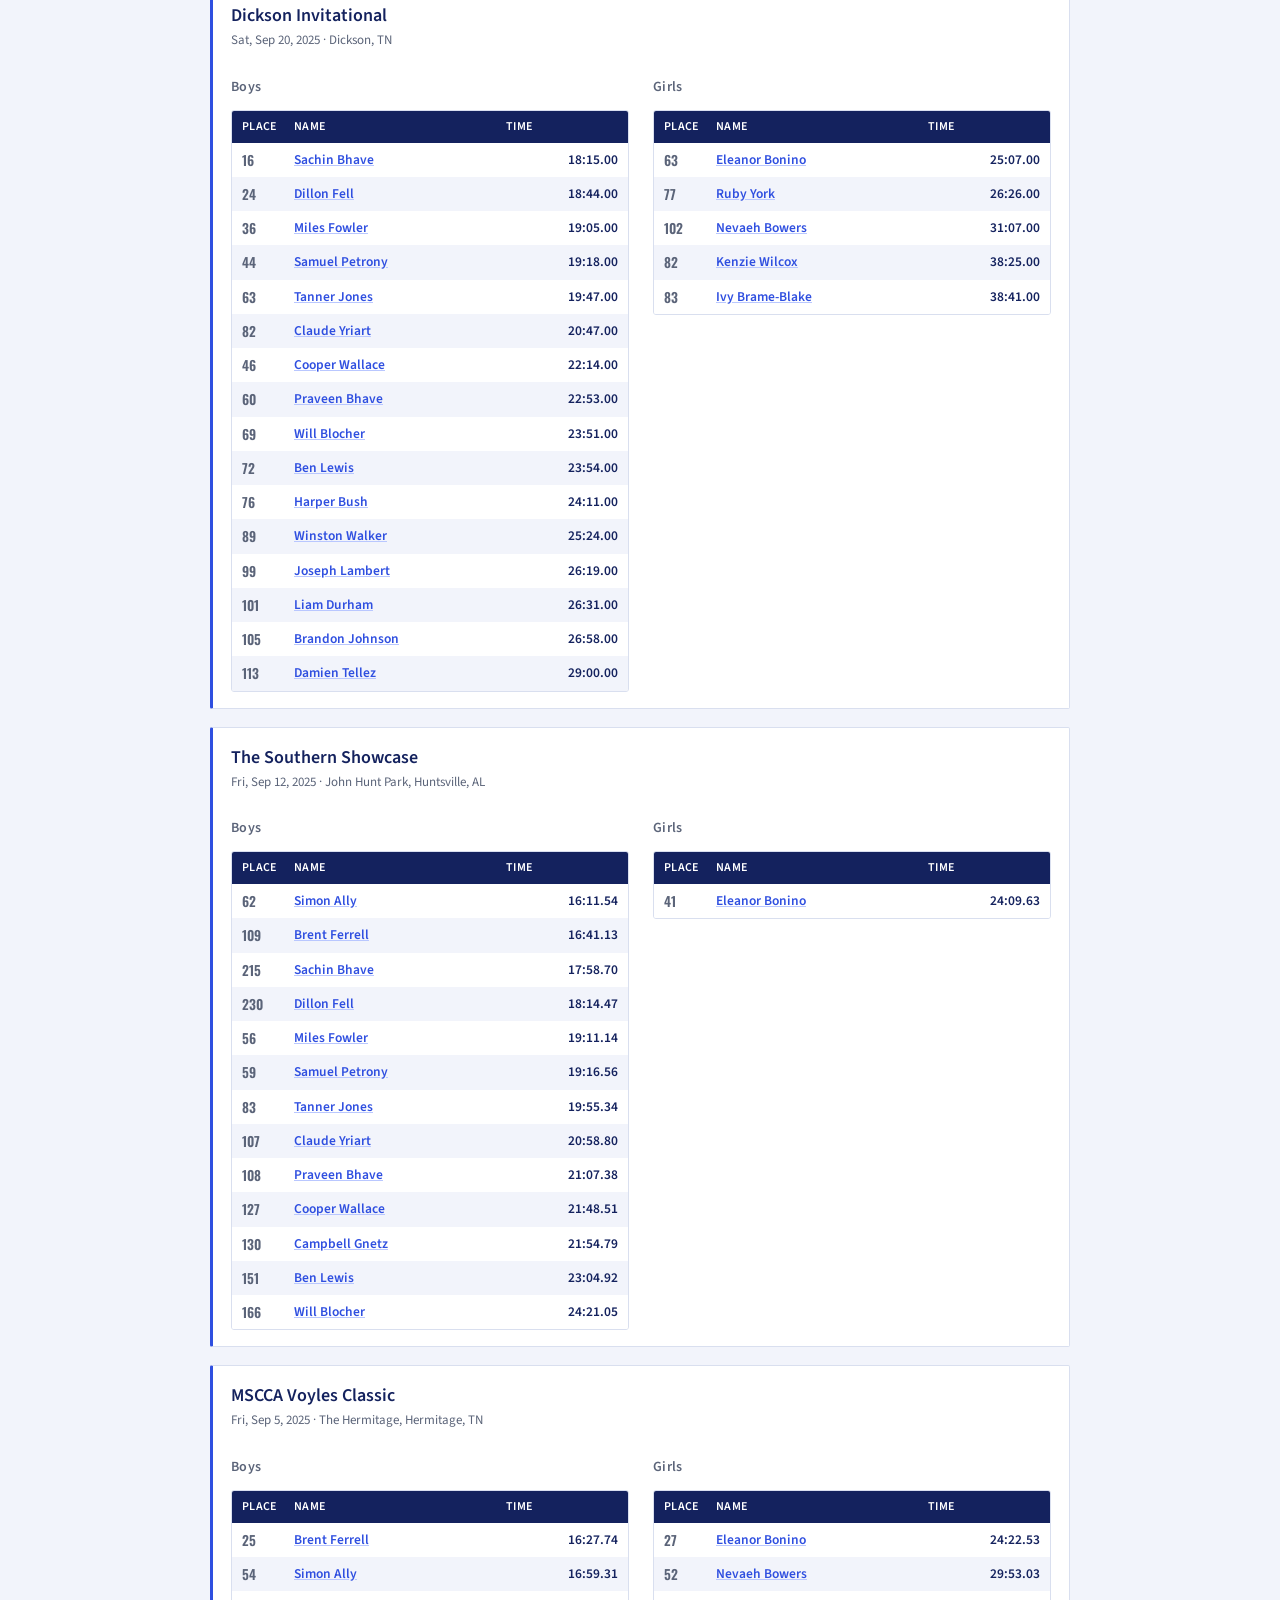
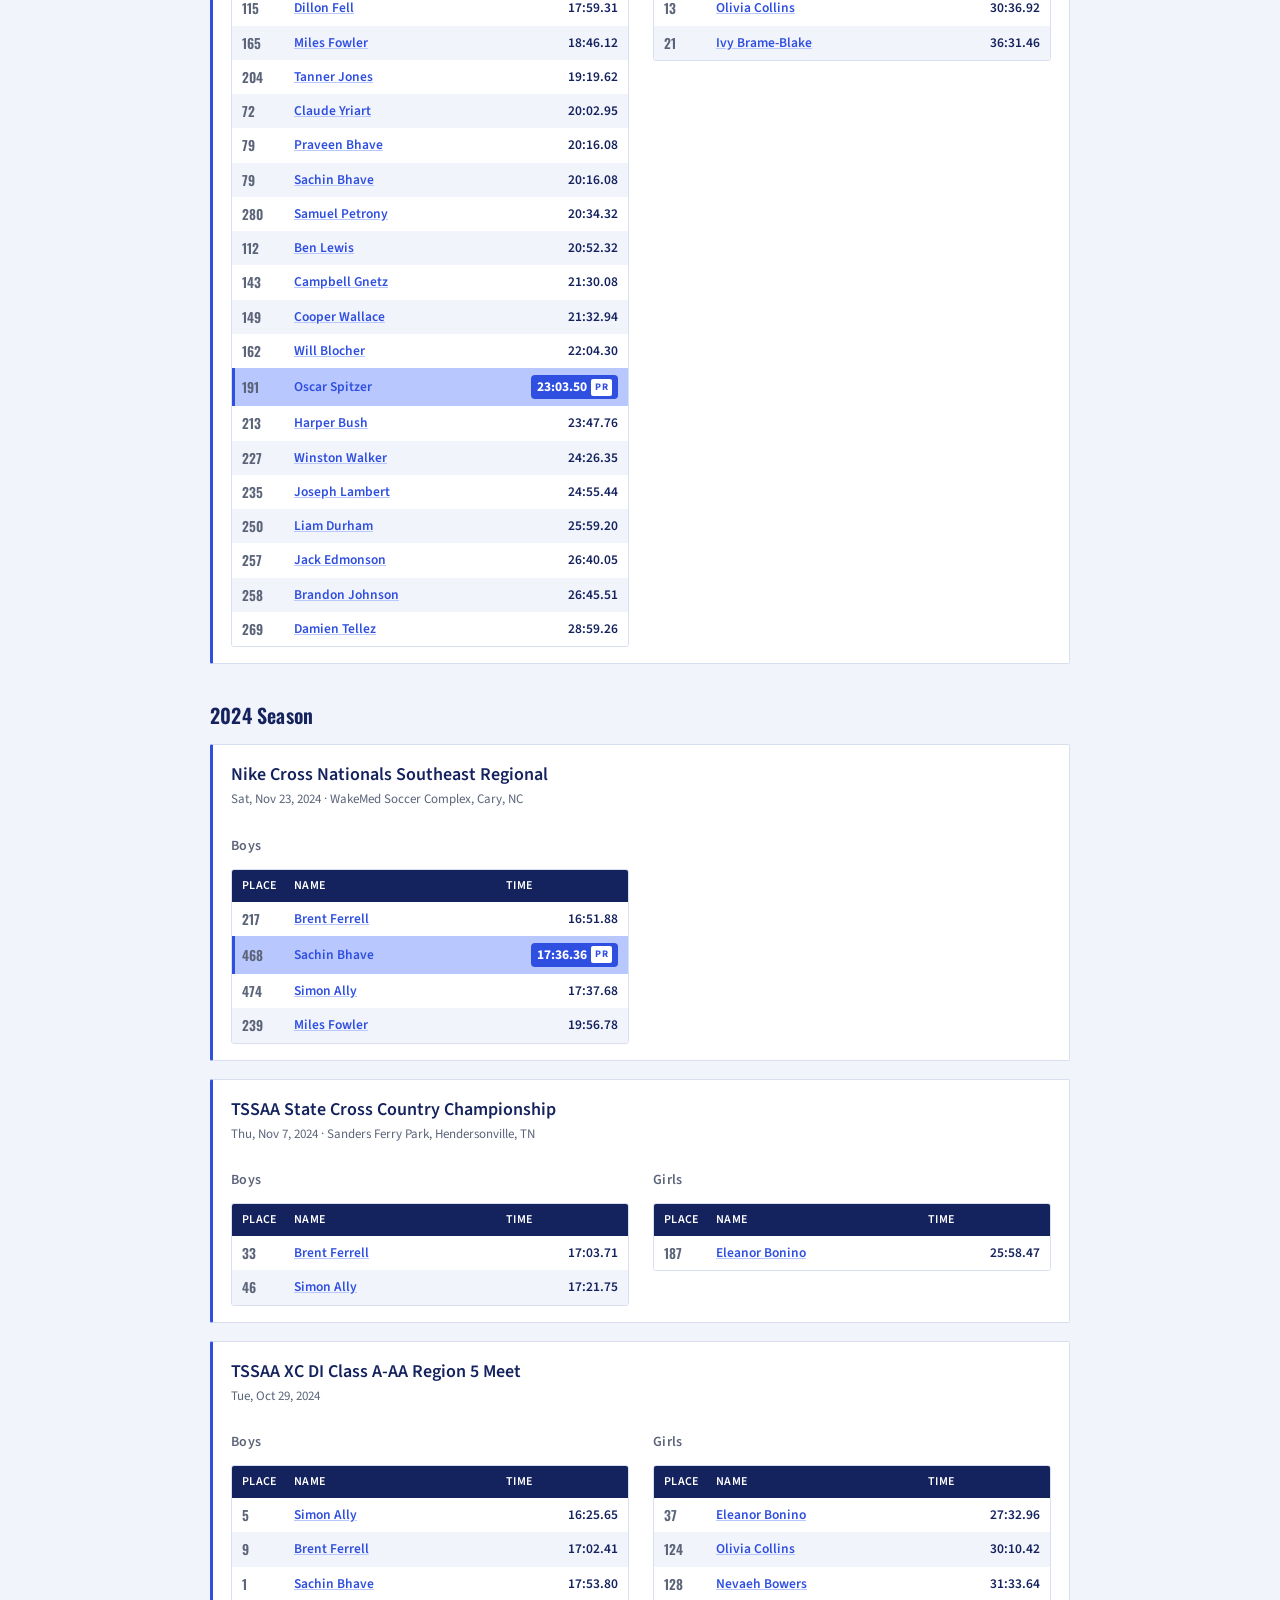
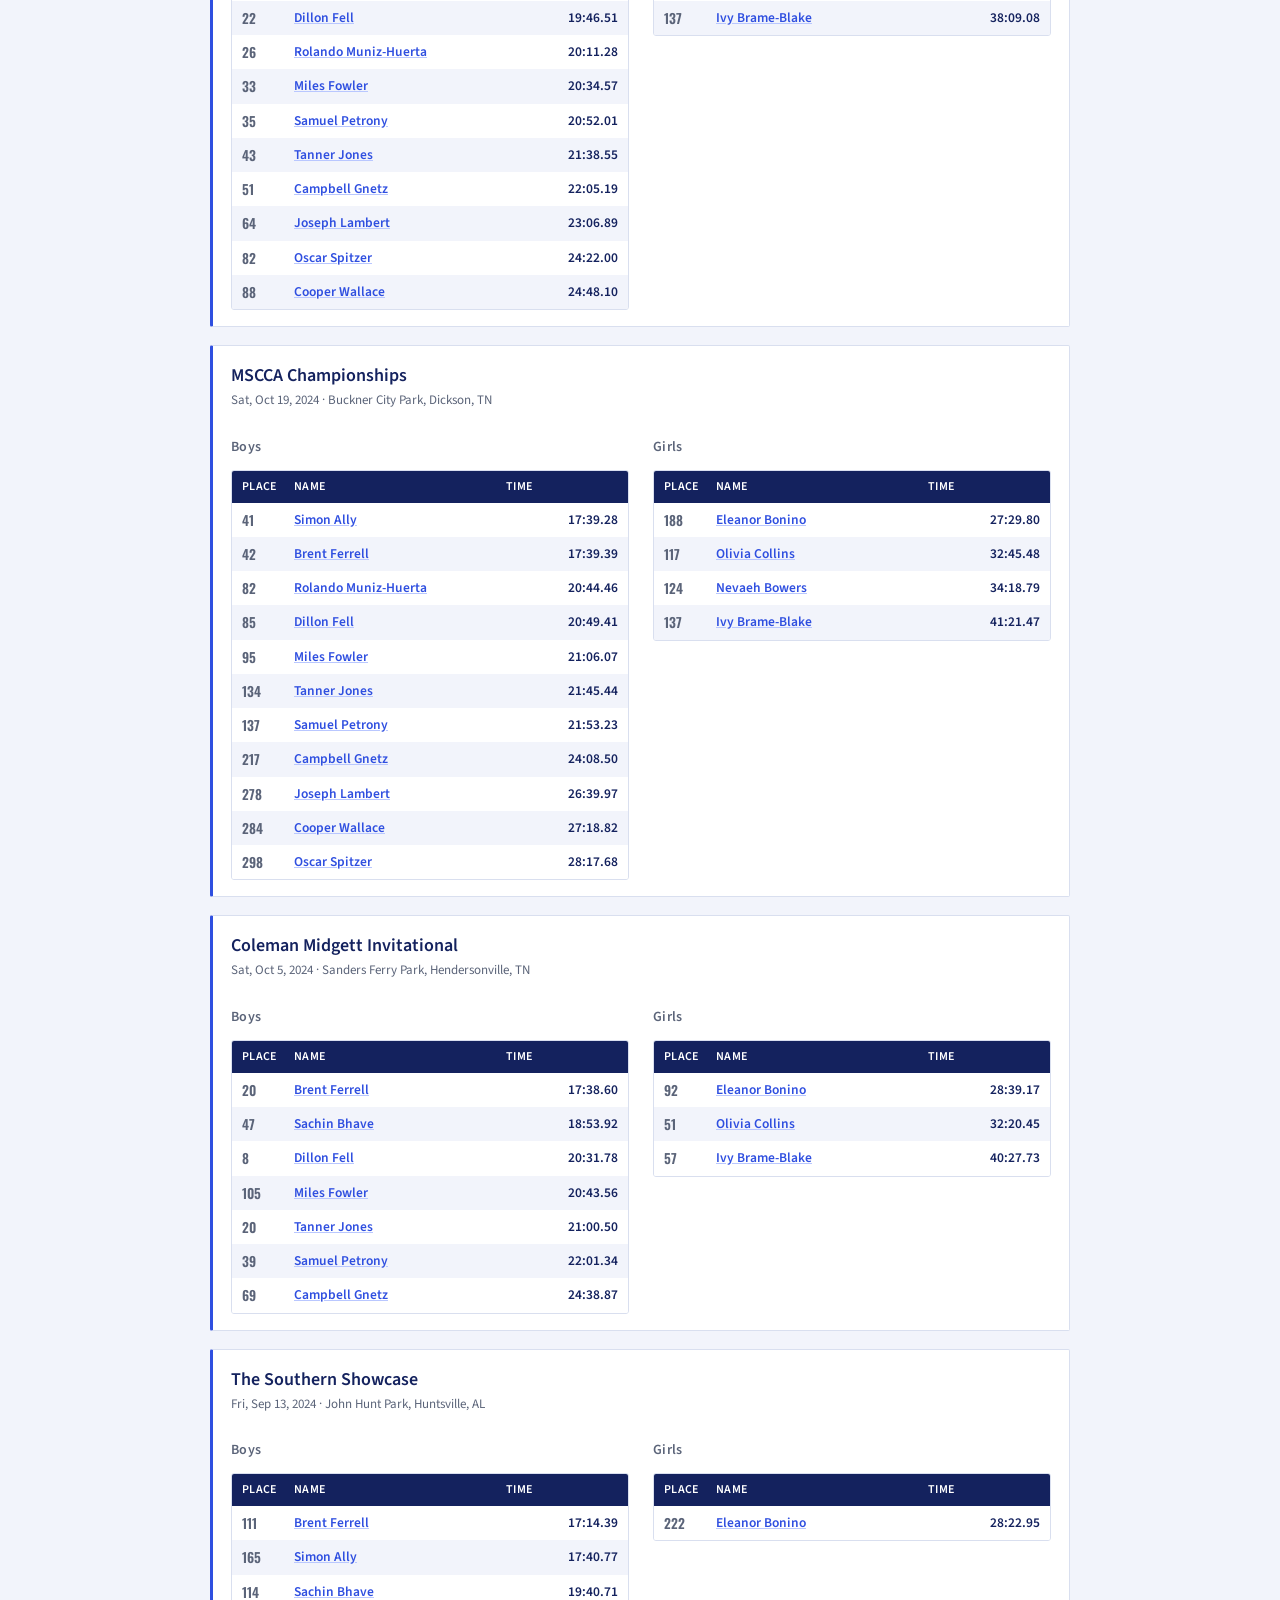
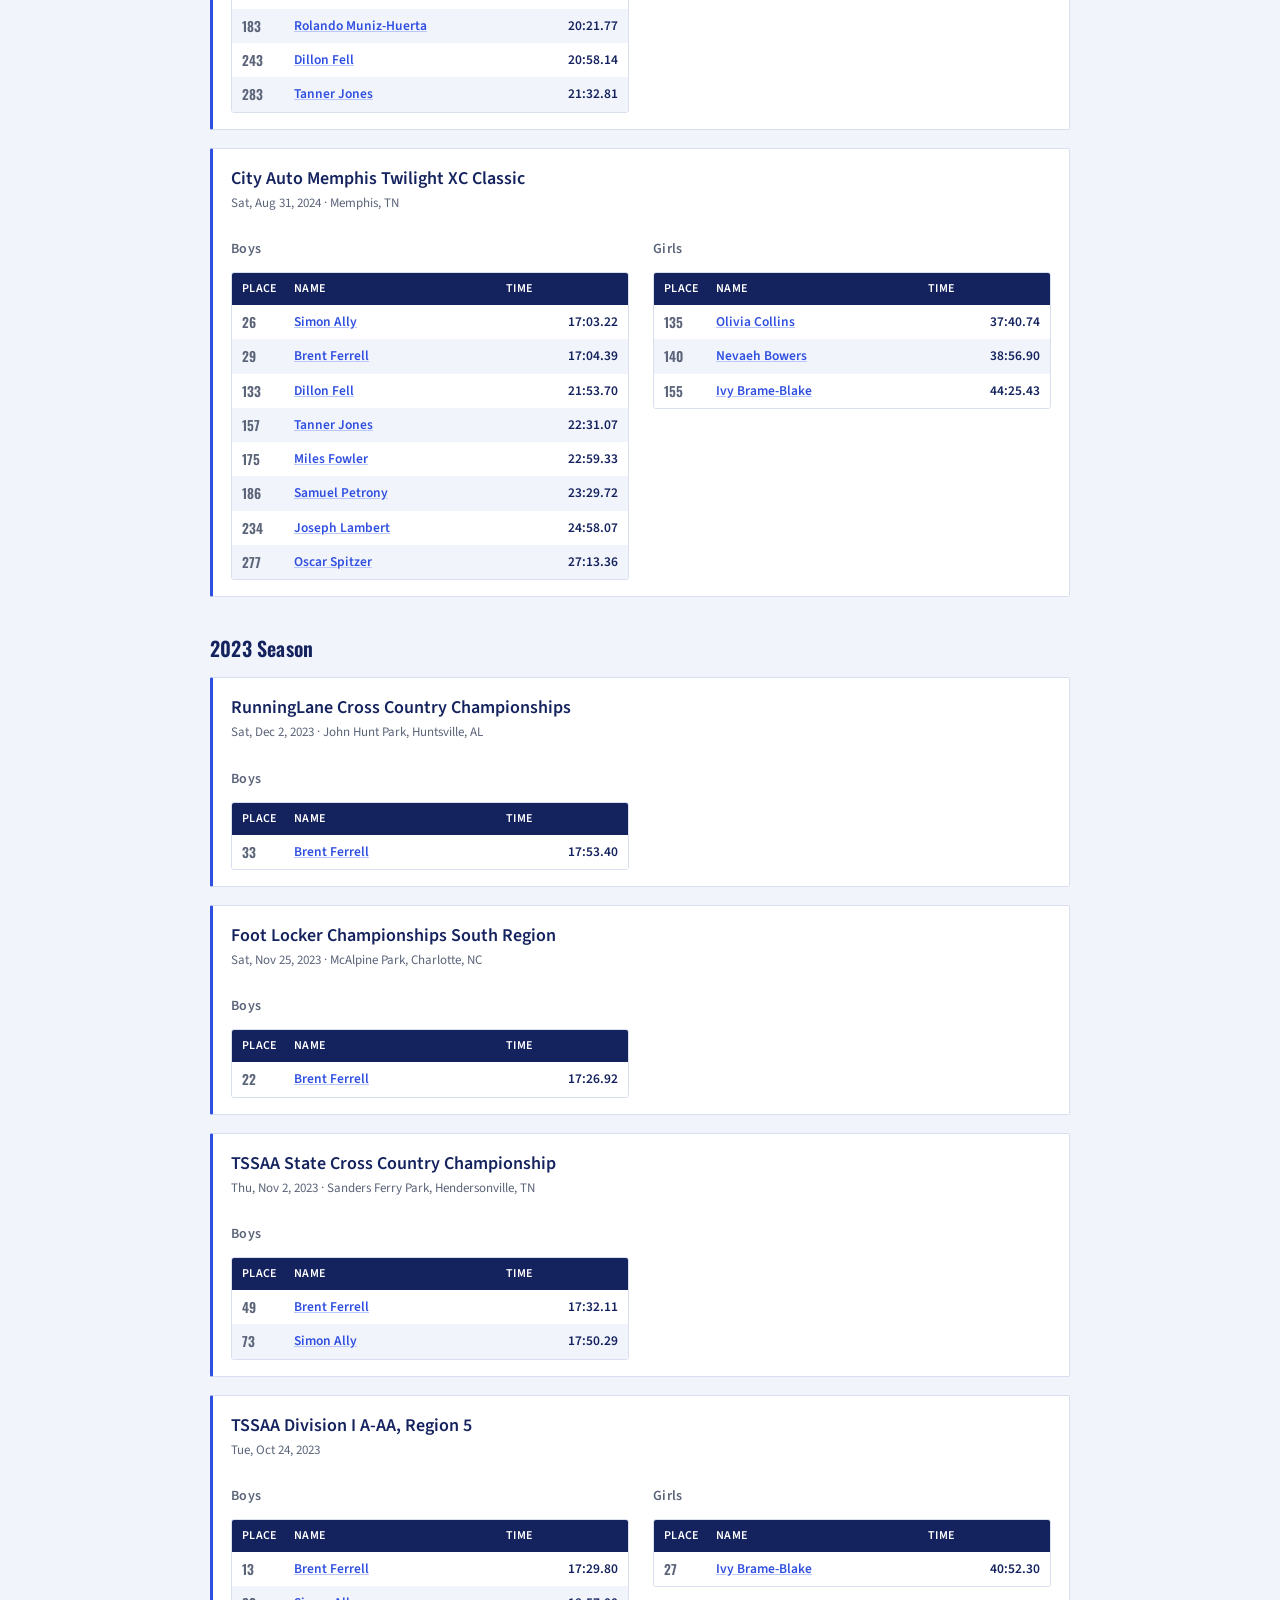
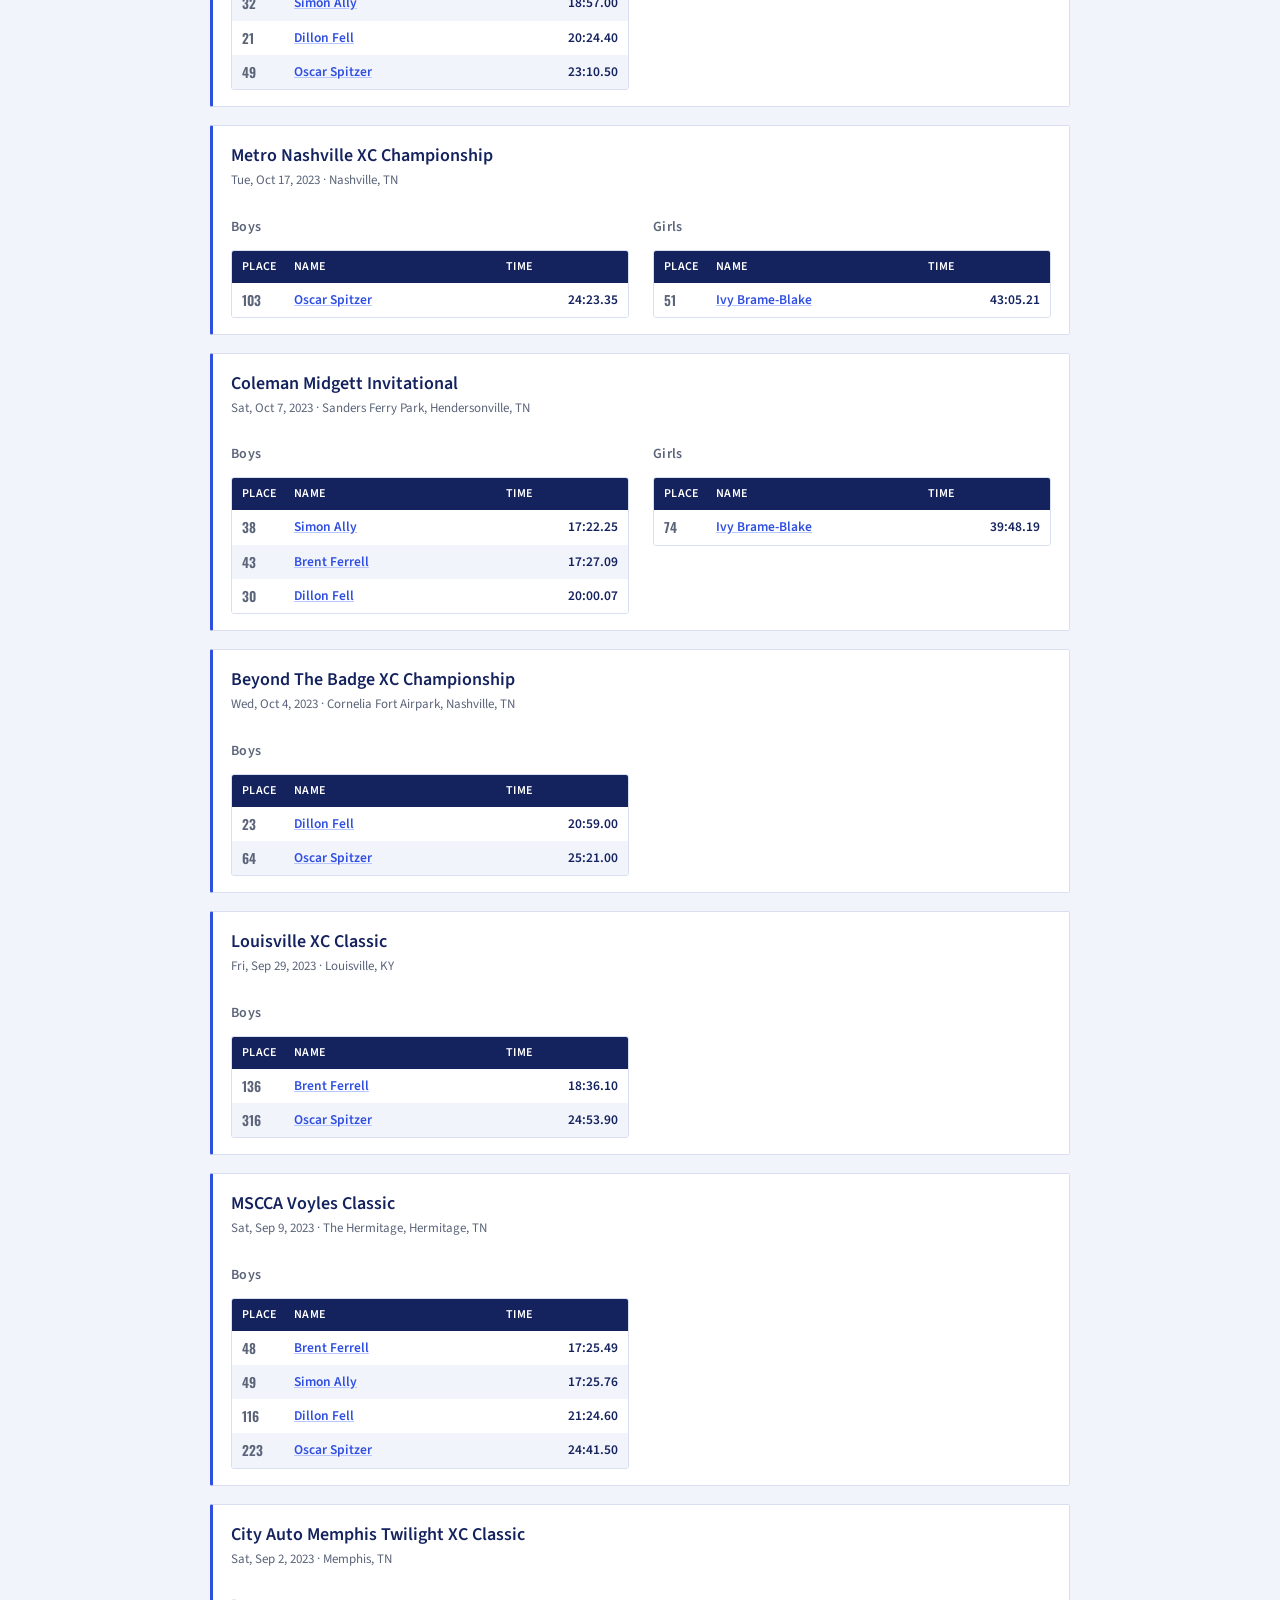
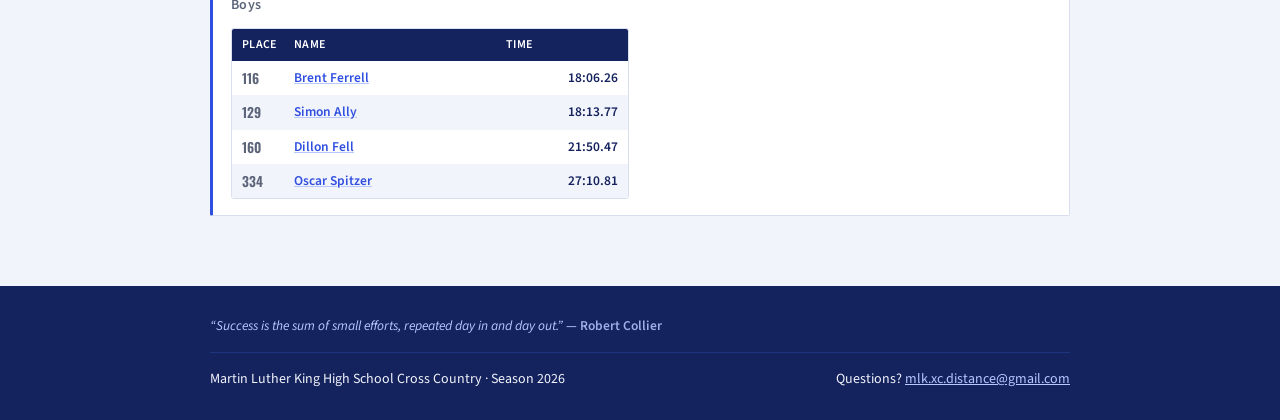
<file: results.html>
<!DOCTYPE html>
<html lang="en">
<head>
<meta charset="UTF-8">
<meta name="robots" content="noindex, nofollow">
<link rel="manifest" href="manifest.json">
<meta name="theme-color" content="#14225E">
<meta name="mobile-web-app-capable" content="yes">
<meta name="apple-mobile-web-app-capable" content="yes">
<meta name="apple-mobile-web-app-status-bar-style" content="black-translucent">
<meta name="apple-mobile-web-app-title" content="MLK XC">
<meta name="viewport" content="width=device-width, initial-scale=1.0">
<link rel="icon" type="image/x-icon" href="favicon.ico">
<link rel="icon" type="image/png" sizes="32x32" href="favicon-32.png">
<link rel="icon" type="image/png" sizes="16x16" href="favicon-16.png">
<link rel="apple-touch-icon" sizes="180x180" href="apple-touch-icon.png">
<title>Results — MLK Cross Country, Martin Luther King High School</title>
<meta name="description" content="Meet results for Martin Luther King High School Cross Country.">
<meta property="og:title" content="MLK Cross Country — Royals">
<meta property="og:site_name" content="MLK Cross Country">
<meta property="og:description" content="Meet results for Martin Luther King High School Cross Country.">
<meta property="og:image" content="https://mlk-xc-distance.github.io/share/og-image.png">
<meta property="og:url" content="https://mlk-xc-distance.github.io/results.html">
<meta property="og:type" content="website">
<meta name="twitter:card" content="summary_large_image">
<meta name="twitter:title" content="MLK Cross Country — Royals">
<meta name="twitter:image" content="https://mlk-xc-distance.github.io/share/og-image.png">
<link rel="preconnect" href="https://fonts.googleapis.com">
<link rel="preconnect" href="https://fonts.gstatic.com" crossorigin>
<link href="https://fonts.googleapis.com/css2?family=Oswald:wght@400;500;600;700&family=Source+Sans+3:wght@400;500;600;700&display=swap" rel="stylesheet">
<link rel="stylesheet" href="style.css">
</head>
<body>
<a href="#results" class="skip-link">Skip to main content</a>

<header class="site">
  <nav class="nav">
    <a class="team-name" href="index.html">MLK <span>XC</span> <span class="year">2026</span></a>
    <button class="nav-toggle" aria-expanded="false" aria-controls="navlinks" onclick="const el=document.getElementById('navlinks'); const open=el.classList.toggle('open'); this.setAttribute('aria-expanded', open);">Menu</button>
    <ul id="navlinks">
      <li><a href="index.html#next-meet">Next Meet</a></li>
      <li><a href="index.html#calendar">Calendar</a></li>
      <li><a href="roster.html">Roster</a></li>
      <li><a href="results.html" class="nav-current">Results</a></li>
      <li><a href="records.html">Records</a></li>
      <li><a href="index.html#links">Links</a></li>
    </ul>
  </nav>
</header>

<section id="results" style="padding-top:40px;">
  <div class="wrap">
    <div class="section-head">
      <div>
        <h2>Results</h2>
        <p>How the team did at each meet — or how one athlete's times have progressed. Most recent first.</p>
        <div class="callout">"Place" is each runner's finish position in their actual race (varsity, JV, etc. — whichever they ran), not just among MLK teammates. Rows are sorted by time, fastest first.</div>
      </div>
    </div>

    <div class="roster-controls">
      <div class="roster-filters" id="viewToggle" role="group" aria-label="Results view">
        <button data-view="meet" class="active" aria-pressed="true">By Meet</button>
        <button data-view="athlete" aria-pressed="false">By Athlete</button>
        <button data-view="pr" aria-pressed="false">By PR</button>
      </div>
      <div id="athletePicker" style="display:none;">
        <select id="athleteSelect" class="athlete-select"></select>
      </div>
    </div>

    <div id="resultsList"></div>
  </div>
</section>

<footer>
  <div class="wrap">
    <div id="dailyQuote" class="quote-line"></div>
    <div class="footer-bottom">
      <div>Martin Luther King High School Cross Country · Season 2026</div>
      <div>Questions? <a href="mailto:mlk.xc.distance@gmail.com">mlk.xc.distance@gmail.com</a></div>
    </div>
  </div>
</footer>
<script src="quotes.js"></script>

<script>
/* ============================================================
   EDIT ME: add one entry per meet once 2026 results are posted.
   Everything except meetName and date is optional.

   Example entry:
   {
     meetName: "MSCCA Voyles Classic",
     date: "2026-09-05",
     boysPlace: "3rd of 12 teams",
     girlsPlace: "5th of 10 teams",
     topBoys: [
       { place: 5, name: "Simon Ally", time: "16:02" },
     ],
     topGirls: [
       { place: 8, name: "Eleanor Bonino", time: "21:10" },
     ],
     resultsLink: "https://tn.milesplit.com/meets/724605-mscca-voyles-classic-2026/results",
   },
   ============================================================ */
const RESULTS = [
  {
    meetName: "MSCCA Voyles Classic",
    date: "2026-09-05",
    location: "The Hermitage, Hermitage, TN",
    boysPlace: "3rd · 109 pts · Avg 18:05",
    girlsPlace: "10th · 228 pts · Avg 25:13",
    resultsLink: "https://tn.milesplit.com/meets/724605-mscca-voyles-classic-2026/results",
    topBoys: [
      { place: 2, name: "Brent Ferrell", time: "15:55.25" },
      { place: 16, name: "Miles Fowler", time: "17:50.54" },
      { place: 22, name: "Dillon Fell", time: "18:18.60" },
      { place: 31, name: "Claude Yriart", time: "18:54.66" },
      { place: 38, name: "Samuel Petrony", time: "19:26.82" },
      { place: 39, name: "Rolando Muniz-Huerta", time: "19:31.28" },
      { place: 45, name: "Tanner Jones", time: "19:44.90" },
      { place: 179, name: "Cooper Wallace", time: "22:03.40" },
      { place: 273, name: "Ben Lewis", time: "23:42.86" },
      { place: 277, name: "Cooper Hubbard", time: "23:46.74" },
      { place: 279, name: "Winston Walker", time: "23:48.99" },
      { place: 306, name: "Harper Bush", time: "24:15.97" },
      { place: 379, name: "Will Blocher", time: "24:20.71" },
      { place: 309, name: "Liam Durham", time: "24:21.02" },
      { place: 327, name: "Joseph Lambert", time: "24:46.58" },
      { place: 338, name: "Campbell Gnetz", time: "25:08.85" },
      { place: 339, name: "Ethan Newberry", time: "25:09.97" },
      { place: 341, name: "Oscar Spitzer", time: "25:13.22" },
      { place: 372, name: "Damien Tellez", time: "26:13.05" },
      { place: 375, name: "Colin Dinh", time: "26:23.26" },
      { place: 386, name: "Will Lindstrom", time: "27:10.48" },
      { place: 409, name: "Brandon Johnson", time: "28:03.28" },
      { place: 410, name: "Jack Edmonson", time: "28:06.43" },
    ],
    topGirls: [
      { place: 39, name: "Vicki Grammer", time: "24:34.43" },
      { place: 41, name: "Ruby York", time: "24:49.44" },
      { place: 45, name: "Ellianna Wicker", time: "25:20.70" },
      { place: 49, name: "Eleanor Bonino", time: "25:34.96" },
      { place: 54, name: "Emmy Kotras", time: "25:50.44" },
      { place: 57, name: "Margaret Ward", time: "26:20.53" },
      { place: 75, name: "Olivia Collins", time: "29:39.64" },
      { place: 200, name: "Nevaeh Bowers", time: "36:37.27" },
      { place: 221, name: "Kenzie Wilcox", time: "40:36.98" },
      { place: 227, name: "Ivy Brame-Blake", time: "43:28.02" },
      { place: 234, name: "Leah Hatt", time: "45:02.57" },
      { place: 235, name: "Ava Sanderfur", time: "45:02.96" },
    ],
  },
];

const RESULTS_HISTORY = [
  {
    meetName: "MSCCA Voyles Classic",
    date: "2023-09-09",
    season: "2023",
    location: "The Hermitage, Hermitage, TN",
    topBoys: [
      { place: 48, name: "Brent Ferrell", time: "17:25.49" },
      { place: 49, name: "Simon Ally", time: "17:25.76" },
      { place: 116, name: "Dillon Fell", time: "21:24.60" },
      { place: 223, name: "Oscar Spitzer", time: "24:41.50" },
    ],
  },
  {
    meetName: "Louisville XC Classic",
    date: "2023-09-29",
    season: "2023",
    location: "Louisville, KY",
    topBoys: [
      { place: 136, name: "Brent Ferrell", time: "18:36.10" },
      { place: 316, name: "Oscar Spitzer", time: "24:53.90" },
    ],
  },
  {
    meetName: "Beyond The Badge XC Championship",
    date: "2023-10-04",
    season: "2023",
    location: "Cornelia Fort Airpark, Nashville, TN",
    topBoys: [
      { place: 23, name: "Dillon Fell", time: "20:59.00" },
      { place: 64, name: "Oscar Spitzer", time: "25:21.00" },
    ],
  },
  {
    meetName: "Coleman Midgett Invitational",
    date: "2023-10-07",
    season: "2023",
    location: "Sanders Ferry Park, Hendersonville, TN",
    topBoys: [
      { place: 30, name: "Dillon Fell", time: "20:00.07" },
      { place: 38, name: "Simon Ally", time: "17:22.25" },
      { place: 43, name: "Brent Ferrell", time: "17:27.09" },
    ],
    topGirls: [
      { place: 74, name: "Ivy Brame-Blake", time: "39:48.19" },
    ],
  },
  {
    meetName: "Metro Nashville XC Championship",
    date: "2023-10-17",
    season: "2023",
    location: "Nashville, TN",
    topBoys: [
      { place: 103, name: "Oscar Spitzer", time: "24:23.35" },
    ],
    topGirls: [
      { place: 51, name: "Ivy Brame-Blake", time: "43:05.21" },
    ],
  },
  {
    meetName: "TSSAA Division I A-AA, Region 5",
    date: "2023-10-24",
    season: "2023",
    topBoys: [
      { place: 13, name: "Brent Ferrell", time: "17:29.80" },
      { place: 21, name: "Dillon Fell", time: "20:24.40" },
      { place: 32, name: "Simon Ally", time: "18:57.00" },
      { place: 49, name: "Oscar Spitzer", time: "23:10.50" },
    ],
    topGirls: [
      { place: 27, name: "Ivy Brame-Blake", time: "40:52.30" },
    ],
  },
  {
    meetName: "TSSAA State Cross Country Championship",
    date: "2023-11-02",
    season: "2023",
    location: "Sanders Ferry Park, Hendersonville, TN",
    topBoys: [
      { place: 49, name: "Brent Ferrell", time: "17:32.11" },
      { place: 73, name: "Simon Ally", time: "17:50.29" },
    ],
  },
  {
    meetName: "Foot Locker Championships South Region",
    date: "2023-11-25",
    season: "2023",
    location: "McAlpine Park, Charlotte, NC",
    topBoys: [
      { place: 22, name: "Brent Ferrell", time: "17:26.92" },
    ],
  },
  {
    meetName: "RunningLane Cross Country Championships",
    date: "2023-12-02",
    season: "2023",
    location: "John Hunt Park, Huntsville, AL",
    topBoys: [
      { place: 33, name: "Brent Ferrell", time: "17:53.40" },
    ],
  },
  {
    meetName: "City Auto Memphis Twilight XC Classic",
    date: "2023-09-02",
    season: "2023",
    location: "Memphis, TN",
    topBoys: [
      { place: 129, name: "Simon Ally", time: "18:13.77" },
      { place: 116, name: "Brent Ferrell", time: "18:06.26" },
      { place: 160, name: "Dillon Fell", time: "21:50.47" },
      { place: 334, name: "Oscar Spitzer", time: "27:10.81" },
    ],
  },
  {
    meetName: "City Auto Memphis Twilight XC Classic",
    date: "2024-08-31",
    season: "2024",
    location: "Memphis, TN",
    topBoys: [
      { place: 26, name: "Simon Ally", time: "17:03.22" },
      { place: 29, name: "Brent Ferrell", time: "17:04.39" },
      { place: 133, name: "Dillon Fell", time: "21:53.70" },
      { place: 157, name: "Tanner Jones", time: "22:31.07" },
      { place: 175, name: "Miles Fowler", time: "22:59.33" },
      { place: 186, name: "Samuel Petrony", time: "23:29.72" },
      { place: 234, name: "Joseph Lambert", time: "24:58.07" },
      { place: 277, name: "Oscar Spitzer", time: "27:13.36" },
    ],
    topGirls: [
      { place: 135, name: "Olivia Collins", time: "37:40.74" },
      { place: 140, name: "Nevaeh Bowers", time: "38:56.90" },
      { place: 155, name: "Ivy Brame-Blake", time: "44:25.43" },
    ],
  },
  {
    meetName: "The Southern Showcase",
    date: "2024-09-13",
    season: "2024",
    location: "John Hunt Park, Huntsville, AL",
    topBoys: [
      { place: 111, name: "Brent Ferrell", time: "17:14.39" },
      { place: 114, name: "Sachin Bhave", time: "19:40.71" },
      { place: 165, name: "Simon Ally", time: "17:40.77" },
      { place: 183, name: "Rolando Muniz-Huerta", time: "20:21.77" },
      { place: 243, name: "Dillon Fell", time: "20:58.14" },
      { place: 283, name: "Tanner Jones", time: "21:32.81" },
    ],
    topGirls: [
      { place: 222, name: "Eleanor Bonino", time: "28:22.95" },
    ],
  },
  {
    meetName: "Coleman Midgett Invitational",
    date: "2024-10-05",
    season: "2024",
    location: "Sanders Ferry Park, Hendersonville, TN",
    topBoys: [
      { place: 8, name: "Dillon Fell", time: "20:31.78" },
      { place: 20, name: "Brent Ferrell", time: "17:38.60" },
      { place: 20, name: "Tanner Jones", time: "21:00.50" },
      { place: 39, name: "Samuel Petrony", time: "22:01.34" },
      { place: 47, name: "Sachin Bhave", time: "18:53.92" },
      { place: 69, name: "Campbell Gnetz", time: "24:38.87" },
      { place: 105, name: "Miles Fowler", time: "20:43.56" },
    ],
    topGirls: [
      { place: 51, name: "Olivia Collins", time: "32:20.45" },
      { place: 57, name: "Ivy Brame-Blake", time: "40:27.73" },
      { place: 92, name: "Eleanor Bonino", time: "28:39.17" },
    ],
  },
  {
    meetName: "MSCCA Championships",
    date: "2024-10-19",
    season: "2024",
    location: "Buckner City Park, Dickson, TN",
    topBoys: [
      { place: 41, name: "Simon Ally", time: "17:39.28" },
      { place: 42, name: "Brent Ferrell", time: "17:39.39" },
      { place: 82, name: "Rolando Muniz-Huerta", time: "20:44.46" },
      { place: 85, name: "Dillon Fell", time: "20:49.41" },
      { place: 95, name: "Miles Fowler", time: "21:06.07" },
      { place: 134, name: "Tanner Jones", time: "21:45.44" },
      { place: 137, name: "Samuel Petrony", time: "21:53.23" },
      { place: 217, name: "Campbell Gnetz", time: "24:08.50" },
      { place: 278, name: "Joseph Lambert", time: "26:39.97" },
      { place: 284, name: "Cooper Wallace", time: "27:18.82" },
      { place: 298, name: "Oscar Spitzer", time: "28:17.68" },
    ],
    topGirls: [
      { place: 117, name: "Olivia Collins", time: "32:45.48" },
      { place: 124, name: "Nevaeh Bowers", time: "34:18.79" },
      { place: 137, name: "Ivy Brame-Blake", time: "41:21.47" },
      { place: 188, name: "Eleanor Bonino", time: "27:29.80" },
    ],
  },
  {
    meetName: "TSSAA XC DI Class A-AA Region 5 Meet",
    date: "2024-10-29",
    season: "2024",
    topBoys: [
      { place: 1, name: "Sachin Bhave", time: "17:53.80" },
      { place: 5, name: "Simon Ally", time: "16:25.65" },
      { place: 9, name: "Brent Ferrell", time: "17:02.41" },
      { place: 22, name: "Dillon Fell", time: "19:46.51" },
      { place: 26, name: "Rolando Muniz-Huerta", time: "20:11.28" },
      { place: 33, name: "Miles Fowler", time: "20:34.57" },
      { place: 35, name: "Samuel Petrony", time: "20:52.01" },
      { place: 43, name: "Tanner Jones", time: "21:38.55" },
      { place: 51, name: "Campbell Gnetz", time: "22:05.19" },
      { place: 64, name: "Joseph Lambert", time: "23:06.89" },
      { place: 82, name: "Oscar Spitzer", time: "24:22.00" },
      { place: 88, name: "Cooper Wallace", time: "24:48.10" },
    ],
    topGirls: [
      { place: 37, name: "Eleanor Bonino", time: "27:32.96" },
      { place: 124, name: "Olivia Collins", time: "30:10.42" },
      { place: 128, name: "Nevaeh Bowers", time: "31:33.64" },
      { place: 137, name: "Ivy Brame-Blake", time: "38:09.08" },
    ],
  },
  {
    meetName: "TSSAA State Cross Country Championship",
    date: "2024-11-07",
    season: "2024",
    location: "Sanders Ferry Park, Hendersonville, TN",
    topBoys: [
      { place: 33, name: "Brent Ferrell", time: "17:03.71" },
      { place: 46, name: "Simon Ally", time: "17:21.75" },
    ],
    topGirls: [
      { place: 187, name: "Eleanor Bonino", time: "25:58.47" },
    ],
  },
  {
    meetName: "Nike Cross Nationals Southeast Regional",
    date: "2024-11-23",
    season: "2024",
    location: "WakeMed Soccer Complex, Cary, NC",
    topBoys: [
      { place: 217, name: "Brent Ferrell", time: "16:51.88" },
      { place: 239, name: "Miles Fowler", time: "19:56.78" },
      { place: 468, name: "Sachin Bhave", time: "17:36.36" },
      { place: 474, name: "Simon Ally", time: "17:37.68" },
    ],
  },
  {
    meetName: "MSCCA Voyles Classic",
    date: "2025-09-05",
    season: "2025",
    location: "The Hermitage, Hermitage, TN",
    topBoys: [
      { place: 25, name: "Brent Ferrell", time: "16:27.74" },
      { place: 54, name: "Simon Ally", time: "16:59.31" },
      { place: 72, name: "Claude Yriart", time: "20:02.95" },
      { place: 79, name: "Praveen Bhave", time: "20:16.08" },
      { place: 79, name: "Sachin Bhave", time: "20:16.08" },
      { place: 112, name: "Ben Lewis", time: "20:52.32" },
      { place: 115, name: "Dillon Fell", time: "17:59.31" },
      { place: 143, name: "Campbell Gnetz", time: "21:30.08" },
      { place: 149, name: "Cooper Wallace", time: "21:32.94" },
      { place: 162, name: "Will Blocher", time: "22:04.30" },
      { place: 165, name: "Miles Fowler", time: "18:46.12" },
      { place: 191, name: "Oscar Spitzer", time: "23:03.50" },
      { place: 204, name: "Tanner Jones", time: "19:19.62" },
      { place: 213, name: "Harper Bush", time: "23:47.76" },
      { place: 227, name: "Winston Walker", time: "24:26.35" },
      { place: 235, name: "Joseph Lambert", time: "24:55.44" },
      { place: 250, name: "Liam Durham", time: "25:59.20" },
      { place: 257, name: "Jack Edmonson", time: "26:40.05" },
      { place: 258, name: "Brandon Johnson", time: "26:45.51" },
      { place: 269, name: "Damien Tellez", time: "28:59.26" },
      { place: 280, name: "Samuel Petrony", time: "20:34.32" },
    ],
    topGirls: [
      { place: 13, name: "Olivia Collins", time: "30:36.92" },
      { place: 21, name: "Ivy Brame-Blake", time: "36:31.46" },
      { place: 27, name: "Eleanor Bonino", time: "24:22.53" },
      { place: 52, name: "Nevaeh Bowers", time: "29:53.03" },
    ],
  },
  {
    meetName: "The Southern Showcase",
    date: "2025-09-12",
    season: "2025",
    location: "John Hunt Park, Huntsville, AL",
    topBoys: [
      { place: 56, name: "Miles Fowler", time: "19:11.14" },
      { place: 59, name: "Samuel Petrony", time: "19:16.56" },
      { place: 62, name: "Simon Ally", time: "16:11.54" },
      { place: 83, name: "Tanner Jones", time: "19:55.34" },
      { place: 107, name: "Claude Yriart", time: "20:58.80" },
      { place: 108, name: "Praveen Bhave", time: "21:07.38" },
      { place: 109, name: "Brent Ferrell", time: "16:41.13" },
      { place: 127, name: "Cooper Wallace", time: "21:48.51" },
      { place: 130, name: "Campbell Gnetz", time: "21:54.79" },
      { place: 151, name: "Ben Lewis", time: "23:04.92" },
      { place: 166, name: "Will Blocher", time: "24:21.05" },
      { place: 215, name: "Sachin Bhave", time: "17:58.70" },
      { place: 230, name: "Dillon Fell", time: "18:14.47" },
    ],
    topGirls: [
      { place: 41, name: "Eleanor Bonino", time: "24:09.63" },
    ],
  },
  {
    meetName: "Dickson Invitational",
    date: "2025-09-20",
    season: "2025",
    location: "Dickson, TN",
    topBoys: [
      { place: 16, name: "Sachin Bhave", time: "18:15.00" },
      { place: 24, name: "Dillon Fell", time: "18:44.00" },
      { place: 36, name: "Miles Fowler", time: "19:05.00" },
      { place: 44, name: "Samuel Petrony", time: "19:18.00" },
      { place: 46, name: "Cooper Wallace", time: "22:14.00" },
      { place: 60, name: "Praveen Bhave", time: "22:53.00" },
      { place: 63, name: "Tanner Jones", time: "19:47.00" },
      { place: 69, name: "Will Blocher", time: "23:51.00" },
      { place: 72, name: "Ben Lewis", time: "23:54.00" },
      { place: 76, name: "Harper Bush", time: "24:11.00" },
      { place: 82, name: "Claude Yriart", time: "20:47.00" },
      { place: 89, name: "Winston Walker", time: "25:24.00" },
      { place: 99, name: "Joseph Lambert", time: "26:19.00" },
      { place: 101, name: "Liam Durham", time: "26:31.00" },
      { place: 105, name: "Brandon Johnson", time: "26:58.00" },
      { place: 113, name: "Damien Tellez", time: "29:00.00" },
    ],
    topGirls: [
      { place: 63, name: "Eleanor Bonino", time: "25:07.00" },
      { place: 77, name: "Ruby York", time: "26:26.00" },
      { place: 82, name: "Kenzie Wilcox", time: "38:25.00" },
      { place: 83, name: "Ivy Brame-Blake", time: "38:41.00" },
      { place: 102, name: "Nevaeh Bowers", time: "31:07.00" },
    ],
  },
  {
    meetName: "Hoka Frank Horton Night Classic",
    date: "2025-10-03",
    season: "2025",
    location: "Shelby Farms Park, Memphis, TN",
    topBoys: [
      { place: 32, name: "Tanner Jones", time: "18:26.70" },
      { place: 34, name: "Brent Ferrell", time: "16:11.80" },
      { place: 50, name: "Claude Yriart", time: "18:52.00" },
      { place: 90, name: "Simon Ally", time: "17:07.90" },
      { place: 108, name: "Dillon Fell", time: "17:22.90" },
      { place: 146, name: "Cooper Wallace", time: "20:54.10" },
      { place: 161, name: "Will Blocher", time: "21:07.70" },
      { place: 180, name: "Miles Fowler", time: "18:37.20" },
      { place: 192, name: "Samuel Petrony", time: "18:56.20" },
      { place: 221, name: "Winston Walker", time: "22:13.80" },
      { place: 267, name: "Oscar Spitzer", time: "23:37.10" },
      { place: 270, name: "Jack Edmonson", time: "23:46.50" },
      { place: 281, name: "Brandon Johnson", time: "24:12.10" },
      { place: 284, name: "Joseph Lambert", time: "24:19.80" },
    ],
    topGirls: [
      { place: 101, name: "Eleanor Bonino", time: "23:31.10" },
      { place: 154, name: "Kenzie Wilcox", time: "34:58.00" },
      { place: 160, name: "Ivy Brame-Blake", time: "35:50.40" },
      { place: 171, name: "Ruby York", time: "25:54.00" },
      { place: 198, name: "Olivia Collins", time: "27:04.50" },
      { place: 231, name: "Nevaeh Bowers", time: "32:15.90" },
    ],
  },
  {
    meetName: "MSCCA Championships",
    date: "2025-10-18",
    season: "2025",
    location: "Buckner City Park, Dickson, TN",
    topBoys: [
      { place: 12, name: "Simon Ally", time: "16:58.15" },
      { place: 14, name: "Brent Ferrell", time: "17:01.49" },
      { place: 22, name: "Samuel Petrony", time: "19:24.55" },
      { place: 43, name: "Claude Yriart", time: "20:08.60" },
      { place: 87, name: "Dillon Fell", time: "18:46.34" },
      { place: 125, name: "Miles Fowler", time: "19:31.06" },
      { place: 129, name: "Cooper Wallace", time: "22:48.23" },
      { place: 135, name: "Winston Walker", time: "22:58.47" },
      { place: 146, name: "Tanner Jones", time: "19:55.06" },
      { place: 150, name: "Will Blocher", time: "23:44.02" },
      { place: 152, name: "Ben Lewis", time: "23:48.03" },
      { place: 159, name: "Campbell Gnetz", time: "23:51.68" },
      { place: 180, name: "Harper Bush", time: "24:30.06" },
      { place: 201, name: "Jack Edmonson", time: "25:50.58" },
      { place: 205, name: "Liam Durham", time: "26:23.11" },
      { place: 221, name: "Brandon Johnson", time: "27:03.15" },
      { place: 232, name: "Joseph Lambert", time: "28:12.19" },
    ],
    topGirls: [
      { place: 107, name: "Eleanor Bonino", time: "24:21.12" },
      { place: 122, name: "Kenzie Wilcox", time: "40:32.89" },
      { place: 125, name: "Ivy Brame-Blake", time: "46:08.81" },
      { place: 160, name: "Ruby York", time: "27:06.40" },
      { place: 197, name: "Olivia Collins", time: "29:32.30" },
      { place: 239, name: "Nevaeh Bowers", time: "33:27.43" },
    ],
  },
  {
    meetName: "TSSAA DI Class AA XC Section 4 Meet",
    date: "2025-10-28",
    season: "2025",
    location: "Sanders Ferry Park, Hendersonville, TN",
    topBoys: [
      { place: 2, name: "Simon Ally", time: "15:40.11" },
      { place: 2, name: "Tanner Jones", time: "18:21.05" },
      { place: 3, name: "Claude Yriart", time: "18:36.77" },
      { place: 7, name: "Brent Ferrell", time: "16:38.28" },
      { place: 10, name: "Praveen Bhave", time: "19:53.28" },
      { place: 10, name: "Dillon Fell", time: "17:36.77" },
      { place: 12, name: "Miles Fowler", time: "17:41.51" },
      { place: 18, name: "Will Blocher", time: "20:36.74" },
      { place: 19, name: "Campbell Gnetz", time: "20:41.02" },
      { place: 20, name: "Harper Bush", time: "20:41.57" },
      { place: 23, name: "Ben Lewis", time: "20:51.02" },
      { place: 26, name: "Samuel Petrony", time: "18:29.88" },
      { place: 26, name: "Winston Walker", time: "20:58.57" },
      { place: 32, name: "Cooper Wallace", time: "21:29.24" },
      { place: 39, name: "Joseph Lambert", time: "22:19.10" },
      { place: 41, name: "Liam Durham", time: "22:28.79" },
      { place: 42, name: "Jack Edmonson", time: "22:29.30" },
      { place: 49, name: "Brandon Johnson", time: "23:58.76" },
      { place: 56, name: "Damien Tellez", time: "25:40.71" },
    ],
    topGirls: [
      { place: 20, name: "Eleanor Bonino", time: "22:49.70" },
      { place: 33, name: "Ruby York", time: "24:36.54" },
      { place: 44, name: "Olivia Collins", time: "26:44.52" },
      { place: 56, name: "Nevaeh Bowers", time: "28:48.34" },
      { place: 66, name: "Kenzie Wilcox", time: "32:51.91" },
    ],
  },
  {
    meetName: "TSSAA XC DI Class AA State Championship Meet",
    date: "2025-11-06",
    season: "2025",
    location: "Shelby Farms Park, Memphis, TN",
    topBoys: [
      { place: 7, name: "Simon Ally", time: "16:14.52" },
      { place: 8, name: "Brent Ferrell", time: "16:20.74" },
      { place: 49, name: "Miles Fowler", time: "17:58.76" },
      { place: 67, name: "Dillon Fell", time: "18:19.10" },
      { place: 102, name: "Samuel Petrony", time: "19:06.10" },
    ],
    topGirls: [
      { place: 88, name: "Eleanor Bonino", time: "23:55.54" },
    ],
  },
  {
    meetName: "Nike Cross Nationals Southeast Regional",
    date: "2025-11-22",
    season: "2025",
    location: "WakeMed Soccer Complex, Cary, NC",
    topBoys: [
      { place: 43, name: "Simon Ally", time: "16:21.20" },
      { place: 111, name: "Brent Ferrell", time: "16:47.30" },
      { place: 226, name: "Dillon Fell", time: "17:47.20" },
      { place: 278, name: "Miles Fowler", time: "18:34.90" },
      { place: 285, name: "Tanner Jones", time: "18:46.20" },
      { place: 294, name: "Claude Yriart", time: "19:16.30" },
      { place: 299, name: "Praveen Bhave", time: "19:49.20" },
      { place: 309, name: "Cooper Wallace", time: "21:02.40" },
      { place: 314, name: "Will Blocher", time: "22:03.90" },
      { place: 316, name: "Ben Lewis", time: "22:21.90" },
    ],
    topGirls: [
      { place: 195, name: "Eleanor Bonino", time: "24:01.90" },
      { place: 304, name: "Ivy Brame-Blake", time: "34:08.70" },
      { place: 305, name: "Kenzie Wilcox", time: "34:24.00" },
    ],
  },
];

const ALL_RESULTS = [...RESULTS, ...RESULTS_HISTORY];

(function render(){
  const list = document.getElementById('resultsList');
  const viewToggle = document.getElementById('viewToggle');
  const athletePicker = document.getElementById('athletePicker');
  const athleteSelect = document.getElementById('athleteSelect');
  let currentView = 'meet';

  function fmtDate(iso){
    const d = new Date(iso + "T00:00:00");
    return d.toLocaleDateString('en-US', { weekday:'short', month:'short', day:'numeric', year:'numeric' });
  }

  function timeToSeconds(t){
    const parts = t.split(":");
    if (parts.length === 2) return Number(parts[0]) * 60 + Number(parts[1]);
    return Number(t);
  }

  function timeCell(time, isPR){
    return isPR
      ? `<span class="pr-time-box">${time}<span class="pr-tag">PR</span></span>`
      : time;
  }

  function finisherTable(finishers){
    if (!finishers || finishers.length === 0) return '';
    const sorted = [...finishers].sort((a, b) => timeToSeconds(a.time) - timeToSeconds(b.time));
    return `
      <div class="results-table">
        <div class="results-table-head">
          <div>Place</div><div>Name</div><div>Time</div>
        </div>
        ${sorted.map((f, i) => {
          const allTimes = racesFor(f.name).map(r => timeToSeconds(r.time));
          const isPR = allTimes.length && timeToSeconds(f.time) === Math.min(...allTimes);
          return `
          <div class="results-table-row${i % 2 === 1 ? ' alt' : ''}${isPR ? ' is-pr' : ''}">
            <div class="rt-place">${f.place}</div>
            <div class="rt-name"><a href="javascript:void(0)" class="rt-name-link" onclick="goToAthlete('${f.name.replace(/'/g, "\\'")}')">${f.name}</a></div>
            <div class="rt-time">${timeCell(f.time, isPR)}</div>
          </div>
        `;
        }).join('')}
      </div>
    `;
  }

  function renderByMeet(){
    if (ALL_RESULTS.length === 0){
      list.innerHTML = `<div class="callout">No results posted yet — check back after race day.</div>`;
      return;
    }
    const sorted = [...ALL_RESULTS].sort((a, b) => b.date.localeCompare(a.date));

    const seasons = [];
    sorted.forEach(r => {
      const season = r.season || r.date.slice(0, 4);
      if (!seasons.includes(season)) seasons.push(season);
    });

    list.innerHTML = seasons.map(season => `
      <h3 class="link-group-head">${season} Season</h3>
      ${sorted.filter(r => (r.season || r.date.slice(0, 4)) === season).map(r => `
        <div class="link-card" style="display:block; margin-bottom:18px; cursor:default;">
          <div class="t" style="font-size:18px; margin-bottom:2px;">${r.meetName}</div>
          <div class="d" style="margin-bottom:12px;">${fmtDate(r.date)}${r.location ? ` · ${r.location}` : ''}</div>
          ${(r.boysPlace || r.girlsPlace) ? `
          <div class="meet-facts" style="border-top:none; padding-top:0; margin-top:0; margin-bottom:8px; grid-template-columns:repeat(auto-fill, minmax(160px, 1fr));">
            ${r.boysPlace ? `<div><div class="label" style="color:var(--slate);">Boys Team</div><div class="value" style="color:var(--pine);">${r.boysPlace}</div></div>` : ''}
            ${r.girlsPlace ? `<div><div class="label" style="color:var(--slate);">Girls Team</div><div class="value" style="color:var(--pine);">${r.girlsPlace}</div></div>` : ''}
          </div>` : ''}
          <div class="results-columns">
            ${r.topBoys ? `<div><h4 class="link-subhead" style="margin-top:14px;">Boys</h4>${finisherTable(r.topBoys)}</div>` : ''}
            ${r.topGirls ? `<div><h4 class="link-subhead" style="margin-top:14px;">Girls</h4>${finisherTable(r.topGirls)}</div>` : ''}
          </div>
          ${r.resultsLink ? `<div style="margin-top:14px;"><a href="${r.resultsLink}" target="_blank" rel="noopener" style="color:var(--clay); font-weight:600; text-decoration:underline;">Official Results →</a></div>` : ''}
        </div>
      `).join('')}
    `).join('');
  }

  function allAthleteNames(){
    const names = new Set();
    ALL_RESULTS.forEach(r => {
      (r.topBoys || []).forEach(f => names.add(f.name));
      (r.topGirls || []).forEach(f => names.add(f.name));
    });
    return [...names].sort((a, b) => a.localeCompare(b));
  }

  function racesFor(name){
    const races = [];
    [...ALL_RESULTS].sort((a, b) => b.date.localeCompare(a.date)).forEach(r => {
      const hit = [...(r.topBoys || []), ...(r.topGirls || [])].find(f => f.name === name);
      if (hit) races.push({ meetName: r.meetName, date: r.date, place: hit.place, time: hit.time, season: r.season, location: r.location });
    });
    return races;
  }

  function renderByAthlete(){
    const names = allAthleteNames();
    if (names.length === 0){
      list.innerHTML = `<div class="callout">No results posted yet — check back after race day.</div>`;
      athletePicker.style.display = 'none';
      return;
    }
    athletePicker.style.display = 'block';
    if (!athleteSelect.dataset.built){
      athleteSelect.innerHTML = `<option value="">Choose an athlete…</option>` + names.map(n => `<option value="${n}">${n}</option>`).join('');
      athleteSelect.dataset.built = '1';
    }
    if (!athleteSelect.dataset.listenerAdded){
      athleteSelect.addEventListener('change', renderByAthlete);
      athleteSelect.dataset.listenerAdded = '1';
    }
    const selected = athleteSelect.value;
    if (!selected){
      list.innerHTML = `<div class="callout">Choose an athlete above to see their race history.</div>`;
      return;
    }
    const races = racesFor(selected);
    const prSeconds = races.length ? Math.min(...races.map(r => timeToSeconds(r.time))) : null;
    list.innerHTML = `
      <div class="link-card" style="display:block; cursor:default;">
        <div class="t" style="font-size:18px; margin-bottom:14px;">${selected} — Race History</div>
        <div class="results-table athlete-view">
          <div class="results-table-head">
            <div>Meet</div><div>Place</div><div>Time</div>
          </div>
          ${races.map((r, i) => {
            const isPR = timeToSeconds(r.time) === prSeconds;
            return `
            <div class="results-table-row${i % 2 === 1 ? ' alt' : ''}${isPR ? ' is-pr' : ''}">
              <div class="rt-name">${r.meetName}<div class="rt-sub">${fmtDate(r.date)}${r.location ? ` · ${r.location}` : ''}${r.season ? ` · ${r.season} season` : ''}</div></div>
              <div class="rt-place">${r.place}</div>
              <div class="rt-time">${timeCell(r.time, isPR)}</div>
            </div>
          `;
          }).join('')}
        </div>
      </div>
    `;
  }

  window.goToAthlete = function(name){
    const names = allAthleteNames();
    athleteSelect.innerHTML = `<option value="">Choose an athlete…</option>` + names.map(n => `<option value="${n}">${n}</option>`).join('');
    athleteSelect.dataset.built = '1';
    athleteSelect.value = name;
    if (!athleteSelect.dataset.listenerAdded){
      athleteSelect.addEventListener('change', renderByAthlete);
      athleteSelect.dataset.listenerAdded = '1';
    }
    viewToggle.querySelectorAll('button').forEach(b => {
      b.classList.toggle('active', b.dataset.view === 'athlete');
      b.setAttribute('aria-pressed', b.dataset.view === 'athlete' ? 'true' : 'false');
    });
    athletePicker.style.display = 'block';
    renderByAthlete();
    list.scrollIntoView({ behavior: 'smooth', block: 'start' });
  };

  function prLeaderboard(){
    const board = {}; // name -> { gender, seconds, time, meetName, date, location }
    ALL_RESULTS.forEach(r => {
      [["boys", r.topBoys], ["girls", r.topGirls]].forEach(([gender, finishers]) => {
        (finishers || []).forEach(f => {
          const secs = timeToSeconds(f.time);
          if (!board[f.name] || secs < board[f.name].seconds){
            board[f.name] = { gender, seconds: secs, time: f.time, meetName: r.meetName, date: r.date, location: r.location };
          }
        });
      });
    });
    const boys = Object.entries(board).filter(([, v]) => v.gender === 'boys').sort((a, b) => a[1].seconds - b[1].seconds);
    const girls = Object.entries(board).filter(([, v]) => v.gender === 'girls').sort((a, b) => a[1].seconds - b[1].seconds);
    return { boys, girls };
  }

  function prTable(entries){
    if (entries.length === 0) return '<div class="callout">No results yet.</div>';
    return `
      <div class="results-table athlete-view">
        <div class="results-table-head"><div>Name</div><div>Rank</div><div>Time</div></div>
        ${entries.map(([name, v], i) => `
          <div class="results-table-row${i % 2 === 1 ? ' alt' : ''}">
            <div class="rt-name">
              <a href="javascript:void(0)" class="rt-name-link" onclick="goToAthlete('${name.replace(/'/g, "\\'")}')">${name}</a>
              <div class="rt-sub">${v.meetName} · ${fmtDate(v.date)}${v.location ? ` · ${v.location}` : ''}</div>
            </div>
            <div class="rt-place">${i + 1}</div>
            <div class="rt-time">${v.time}</div>
          </div>
        `).join('')}
      </div>
    `;
  }

  function renderByPR(){
    if (ALL_RESULTS.length === 0){
      list.innerHTML = `<div class="callout">No results posted yet — check back after race day.</div>`;
      return;
    }
    const { boys, girls } = prLeaderboard();
    list.innerHTML = `
      <div class="link-card" style="display:block; cursor:default;">
        <div class="t" style="font-size:18px; margin-bottom:14px;">Team PR Leaderboard</div>
        <div class="results-columns">
          <div><h4 class="link-subhead">Boys</h4>${prTable(boys)}</div>
          <div><h4 class="link-subhead">Girls</h4>${prTable(girls)}</div>
        </div>
      </div>
    `;
  }

  viewToggle.addEventListener('click', (e) => {
    const btn = e.target.closest('button');
    if (!btn) return;
    viewToggle.querySelectorAll('button').forEach(b => { b.classList.remove('active'); b.setAttribute('aria-pressed', 'false'); });
    btn.classList.add('active');
    btn.setAttribute('aria-pressed', 'true');
    currentView = btn.dataset.view;
    athletePicker.style.display = currentView === 'athlete' ? 'block' : 'none';
    if (currentView === 'meet') renderByMeet();
    else if (currentView === 'athlete') renderByAthlete();
    else renderByPR();
  });

  renderByMeet();

  const params = new URLSearchParams(window.location.search);
  const requestedAthlete = params.get('athlete');
  if (requestedAthlete && allAthleteNames().includes(requestedAthlete)){
    window.goToAthlete(requestedAthlete);
  }
})();
</script>

<script>
if ("serviceWorker" in navigator) {
  window.addEventListener("load", () => {
    navigator.serviceWorker.register("service-worker.js").catch(() => {});
  });
}
</script>
</body>
</html>
</file>
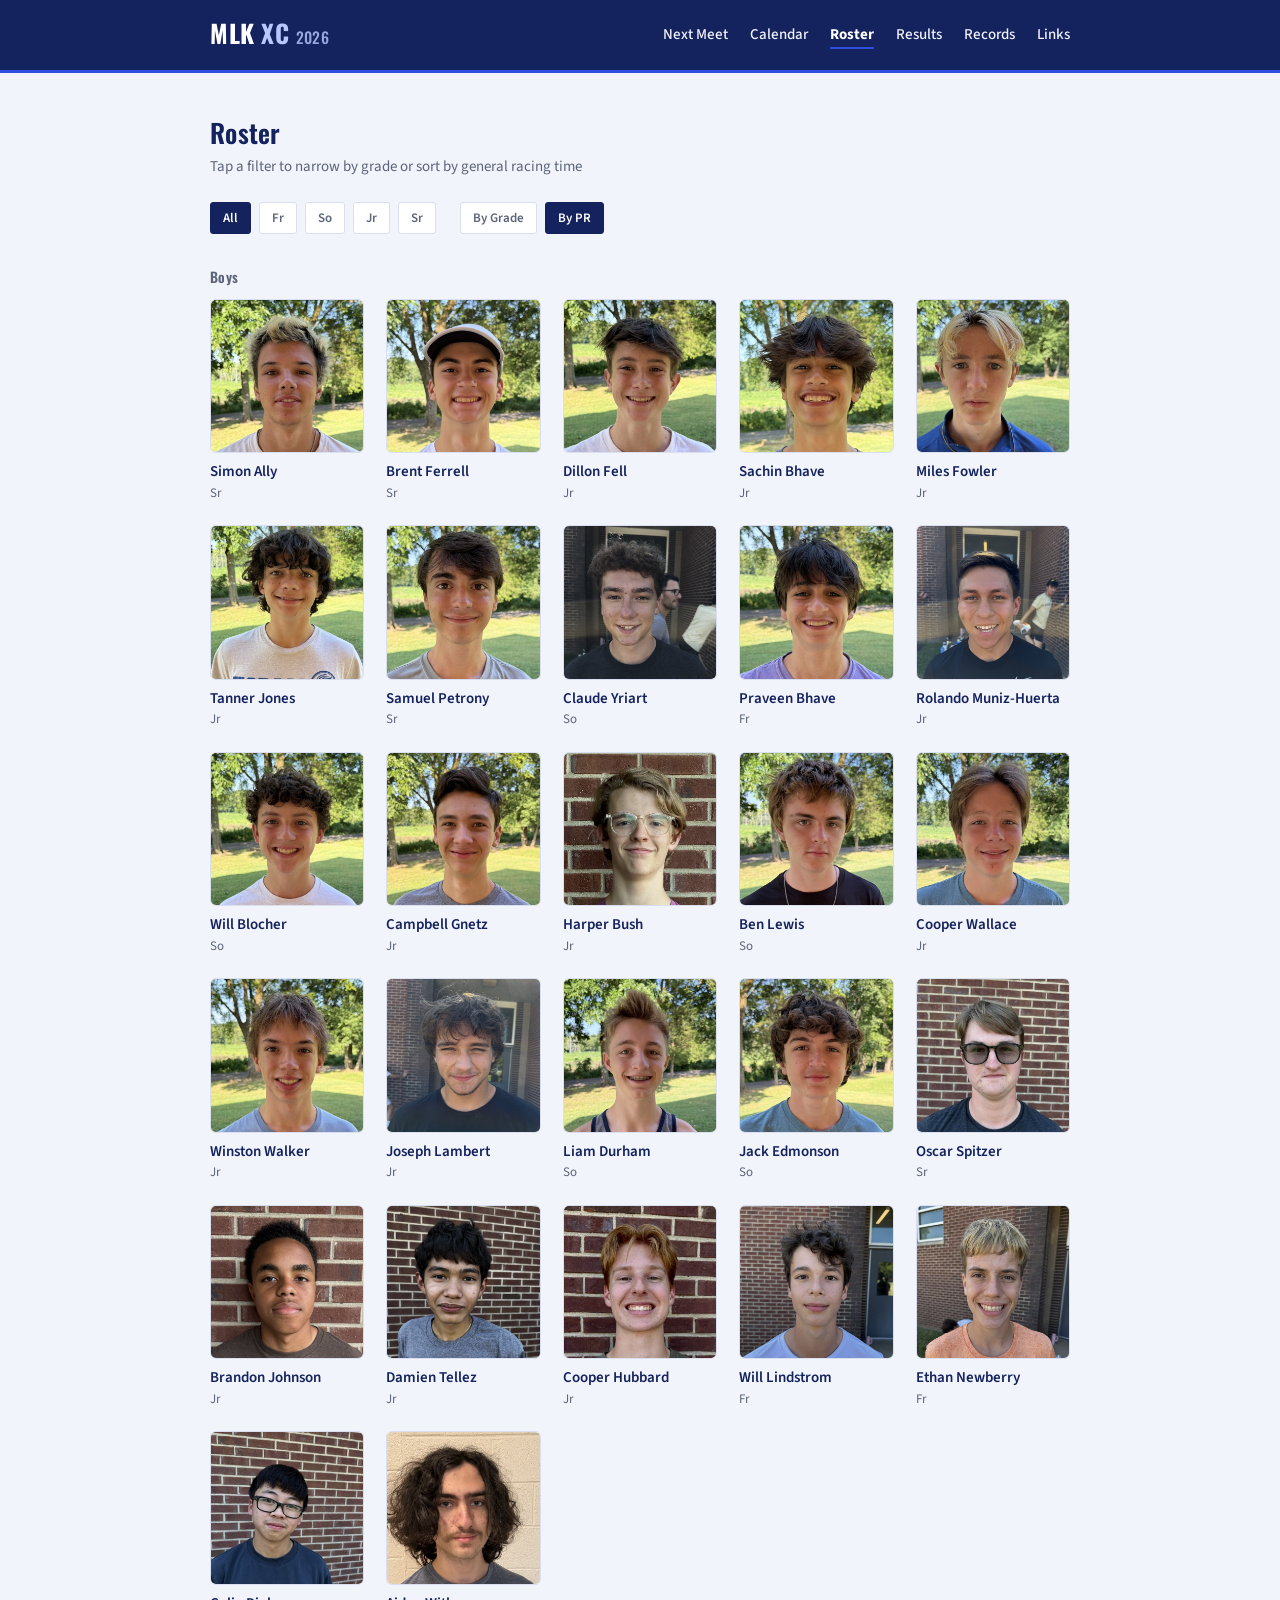
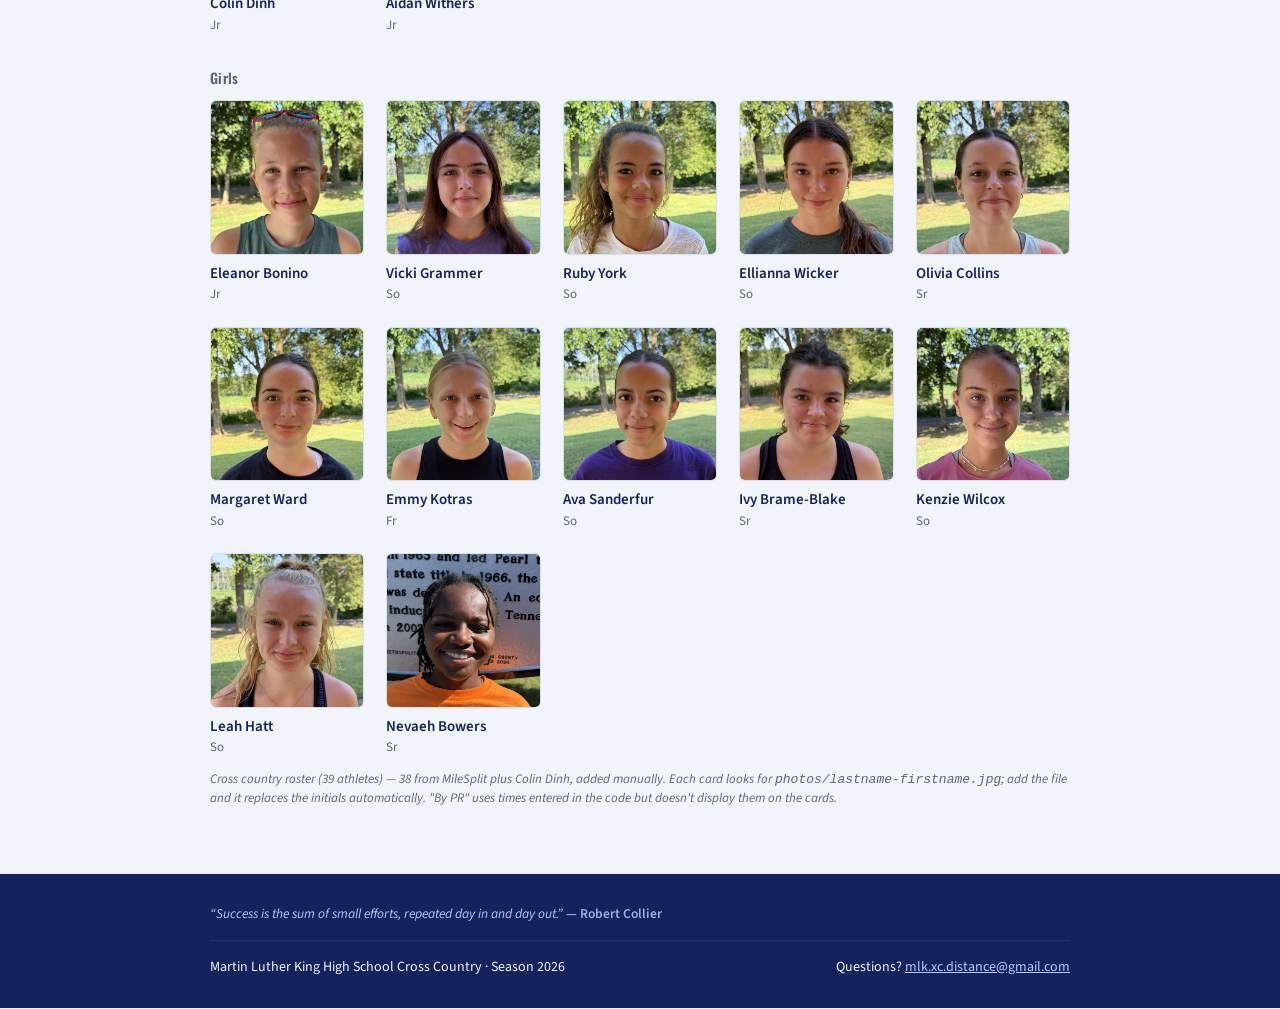
<file: roster.html>
<!DOCTYPE html>
<html lang="en">
<head>
<meta charset="UTF-8">
<meta name="robots" content="noindex, nofollow">
<link rel="manifest" href="manifest.json">
<meta name="theme-color" content="#14225E">
<meta name="mobile-web-app-capable" content="yes">
<meta name="apple-mobile-web-app-capable" content="yes">
<meta name="apple-mobile-web-app-status-bar-style" content="black-translucent">
<meta name="apple-mobile-web-app-title" content="MLK XC">
<meta name="viewport" content="width=device-width, initial-scale=1.0">
<link rel="icon" type="image/x-icon" href="favicon.ico">
<link rel="icon" type="image/png" sizes="32x32" href="favicon-32.png">
<link rel="icon" type="image/png" sizes="16x16" href="favicon-16.png">
<link rel="apple-touch-icon" sizes="180x180" href="apple-touch-icon.png">
<title>Roster — MLK Cross Country, Martin Luther King High School</title>
<meta name="description" content="Roster for Martin Luther King High School Cross Country.">
<meta property="og:title" content="MLK Cross Country — Royals">
<meta property="og:description" content="Roster for Martin Luther King High School Cross Country.">
<meta property="og:image" content="https://mlk-xc-distance.github.io/share/og-image.png">
<meta property="og:url" content="https://mlk-xc-distance.github.io/roster.html">
<meta property="og:type" content="website">
<meta name="twitter:card" content="summary_large_image">
<meta name="twitter:title" content="MLK Cross Country — Royals">
<meta name="twitter:image" content="https://mlk-xc-distance.github.io/share/og-image.png">
<link rel="preconnect" href="https://fonts.googleapis.com">
<link rel="preconnect" href="https://fonts.gstatic.com" crossorigin>
<link href="https://fonts.googleapis.com/css2?family=Oswald:wght@400;500;600;700&family=Source+Sans+3:wght@400;500;600;700&display=swap" rel="stylesheet">
<link rel="stylesheet" href="style.css">
</head>
<body>
<a href="#roster" class="skip-link">Skip to main content</a>

<header class="site">
  <nav class="nav">
    <a class="team-name" href="index.html">MLK <span>XC</span> <span class="year">2026</span></a>
    <button class="nav-toggle" aria-expanded="false" aria-controls="navlinks" onclick="const el=document.getElementById('navlinks'); const open=el.classList.toggle('open'); this.setAttribute('aria-expanded', open);">Menu</button>
    <ul id="navlinks">
      <li><a href="index.html#next-meet">Next Meet</a></li>
      <li><a href="index.html#calendar">Calendar</a></li>
      <li><a href="roster.html" class="nav-current">Roster</a></li>
      <li><a href="results.html">Results</a></li>
      <li><a href="records.html">Records</a></li>
      <li><a href="index.html#links">Links</a></li>
    </ul>
  </nav>
</header>

<section id="roster" style="padding-top:40px;">
  <div class="wrap">
    <div class="section-head">
      <div>
        <h2>Roster</h2>
        <p>Tap a filter to narrow by grade or sort by general racing time</p>
      </div>
    </div>

    <div class="roster-controls">
      <div class="roster-filters" id="gradeFilters" role="group" aria-label="Filter by grade"></div>
      <div class="roster-filters" id="sortToggle" role="group" aria-label="Sort order">
        <button data-sort="grade" aria-pressed="false">By Grade</button>
        <button data-sort="time" class="active" aria-pressed="true">By PR</button>
      </div>
    </div>

    <h3 class="link-subhead" style="margin-top:32px;">Boys</h3>
    <div class="roster-grid" id="rosterGridBoys"></div>

    <h3 class="link-subhead" style="margin-top:32px;">Girls</h3>
    <div class="roster-grid" id="rosterGridGirls"></div>

    <p class="placeholder-note">Cross country roster (39 athletes) — 38 from MileSplit plus Colin Dinh, added manually. Each card looks for <code>photos/lastname-firstname.jpg</code>; add the file and it replaces the initials automatically. "By PR" uses times entered in the code but doesn't display them on the cards.</p>
  </div>
</section>

<footer>
  <div class="wrap">
    <div id="dailyQuote" class="quote-line"></div>
    <div class="footer-bottom">
      <div>Martin Luther King High School Cross Country · Season 2026</div>
      <div>Questions? <a href="mailto:mlk.xc.distance@gmail.com">mlk.xc.distance@gmail.com</a></div>
    </div>
  </div>
</footer>
<script src="quotes.js"></script>

<script>
/* ============================================================
   EDIT ME: roster. Pulled from MileSplit's team roster page,
   trimmed to XC athletes only. classYear = graduation year,
   used to compute grade automatically. photo = filename this
   card looks for inside a "photos/" folder next to this file;
   falls back to initials if missing.
   ============================================================ */
const GRADE_BY_CLASS_YEAR = { 2027: "Sr", 2028: "Jr", 2029: "So", 2030: "Fr" };

function slug(first, last){
  return (first + "-" + last).toLowerCase().replace(/[^a-z0-9]+/g, "-").replace(/(^-|-$)/g, "");
}

const ROSTER_RAW = [
  ["Simon","Ally","m",2027], ["Praveen","Bhave","m",2030],
  ["Sachin","Bhave","m",2028], ["Will","Blocher","m",2029], ["Eleanor","Bonino","f",2028],
  ["Nevaeh","Bowers","f",2027], ["Ivy","Brame-Blake","f",2027], ["Harper","Bush","m",2028],
  ["Olivia","Collins","f",2027], ["Liam","Durham","m",2029], ["Jack","Edmonson","m",2029],
  ["Dillon","Fell","m",2028], ["Brent","Ferrell","m",2027], ["Miles","Fowler","m",2028],
  ["Campbell","Gnetz","m",2028], ["Vicki","Grammer","f",2029], ["Leah","Hatt","f",2029],
  ["Cooper","Hubbard","m",2028], ["Brandon","Johnson","m",2028], ["Tanner","Jones","m",2028],
  ["Emmy","Kotras","f",2030], ["Joseph","Lambert","m",2028], ["Ben","Lewis","m",2029],
  ["Will","Lindstrom","m",2030], ["Rolando","Muniz-Huerta","m",2028], ["Ethan","Newberry","m",2030],
  ["Samuel","Petrony","m",2027], ["Ava","Sanderfur","f",2029],
  ["Oscar","Spitzer","m",2027], ["Damien","Tellez","m",2028], ["Winston","Walker","m",2028],
  ["Cooper","Wallace","m",2028], ["Margaret","Ward","f",2029], ["Ellianna","Wicker","f",2029],
  ["Kenzie","Wilcox","f",2029], ["Aidan","Withers","m",2028], ["Ruby","York","f",2029],
  ["Claude","Yriart","m",2029],
  ["Colin","Dinh","m",2028],
];

/* ============================================================
   EDIT ME: 5K PRs, "mm:ss" format. Add a line per athlete as
   times become known — key must match "First Last" exactly.
   Athletes not listed here show "No time yet" and sort to the
   bottom of the "By PR" view.
   ============================================================ */
const ATHLETE_TIMES = {
  "Simon Ally": "15:40.11",
  "Praveen Bhave": "19:49.20",
  "Sachin Bhave": "17:36.36",
  "Will Blocher": "20:36.74",
  "Harper Bush": "20:41.57",
  "Liam Durham": "22:28.79",
  "Jack Edmonson": "22:29.30",
  "Dillon Fell": "17:22.90",
  "Brent Ferrell": "16:11.80",
  "Miles Fowler": "17:41.51",
  "Campbell Gnetz": "20:41.02",
  "Brandon Johnson": "23:58.76",
  "Tanner Jones": "18:21.05",
  "Joseph Lambert": "22:19.10",
  "Ben Lewis": "20:51.02",
  "Rolando Muniz-Huerta": "20:11.28",
  "Samuel Petrony": "18:29.88",
  "Oscar Spitzer": "23:03.50",
  "Damien Tellez": "25:40.71",
  "Winston Walker": "20:58.57",
  "Cooper Wallace": "20:54.10",
  "Claude Yriart": "18:36.77",
  "Eleanor Bonino": "22:49.70",
  "Nevaeh Bowers": "28:48.34",
  "Ivy Brame-Blake": "34:08.70",
  "Olivia Collins": "26:44.52",
  "Kenzie Wilcox": "32:51.91",
  "Ruby York": "24:36.54",
};

function timeToSeconds(t){
  if (!t) return null;
  const [m, s] = t.split(":").map(Number);
  return m * 60 + s;
}

/* ============================================================
   EDIT ME: manual rank, used by "By PR" when a real time isn't
   known yet. Boys: slots these athletes in after everyone with
   a real time, in this order. Girls: this is a full coach-given
   order that takes priority over real times for these athletes
   specifically — everyone else falls in alphabetically after.
   (Two different behaviors, set by the coach on purpose.)
   ============================================================ */
const MANUAL_RANK = {
  "Cooper Hubbard": 1, "Will Lindstrom": 2, "Ethan Newberry": 3, "Colin Dinh": 4, "Aidan Withers": 5,
  "Eleanor Bonino": 1, "Vicki Grammer": 2, "Ruby York": 3, "Ellianna Wicker": 4, "Olivia Collins": 5, "Margaret Ward": 6, "Emmy Kotras": 7,
};

const GRADE_SORT_ORDER = { Sr: 0, Jr: 1, So: 2, Fr: 3 };

const ROSTER = ROSTER_RAW.map(([first, last, gender, classYear]) => {
  const prTime = ATHLETE_TIMES[`${first} ${last}`] || null;
  return {
    first, last, gender, classYear,
    grade: GRADE_BY_CLASS_YEAR[classYear] || "",
    photo: "photos/" + slug(first, last) + ".jpg",
    prTime,
    prSeconds: timeToSeconds(prTime),
    manualRank: (MANUAL_RANK[`${first} ${last}`] !== undefined) ? MANUAL_RANK[`${first} ${last}`] : null,
  };
});

(function render(){
  const gradeBar = document.getElementById('gradeFilters');
  const sortBar = document.getElementById('sortToggle');
  const gridBoys = document.getElementById('rosterGridBoys');
  const gridGirls = document.getElementById('rosterGridGirls');
  const GRADE_ORDER = ["Fr","So","Jr","Sr"];
  const gradesPresent = GRADE_ORDER.filter(g => ROSTER.some(a => a.grade === g));

  let currentGrade = 'All';
  let currentSort = 'time';

  function initials(a){ return (a.first[0] + a.last[0]).toUpperCase(); }

  function sortList(list){
    if (currentSort === 'time'){
      const gender = (list.length > 0) ? list[0].gender : null;
      if (gender === 'f'){
        // Girls: manual rank (coach-given) takes full priority; everyone else alphabetical after.
        return [...list].sort((a, b) => {
          if (a.manualRank != null && b.manualRank != null) return a.manualRank - b.manualRank;
          if (a.manualRank != null) return -1;
          if (b.manualRank != null) return 1;
          return a.first.localeCompare(b.first);
        });
      }
      // Boys (and default): real time first, manual rank fills in for no-time athletes, then alphabetical.
      return [...list].sort((a, b) => {
        if (a.prSeconds != null && b.prSeconds != null) return a.prSeconds - b.prSeconds;
        if (a.prSeconds != null) return -1;
        if (b.prSeconds != null) return 1;
        if (a.manualRank != null && b.manualRank != null) return a.manualRank - b.manualRank;
        if (a.manualRank != null) return -1;
        if (b.manualRank != null) return 1;
        return a.first.localeCompare(b.first);
      });
    }
    return [...list].sort((a, b) => {
      const g = GRADE_SORT_ORDER[a.grade] - GRADE_SORT_ORDER[b.grade];
      if (g !== 0) return g;
      return a.first.localeCompare(b.first);
    });
  }

  function cardHtml(a){
    return `
      <div class="athlete">
        <div class="avatar">
          <span class="init">${initials(a)}</span>
          <img src="${a.photo}" alt="${a.first} ${a.last}" style="display:none;"
               onload="this.style.display='block'; this.previousElementSibling.style.display='none';"
               onerror="this.style.display='none';">
        </div>
        <div class="name">${a.first} ${a.last}</div>
        <div class="meta">${a.grade}</div>
      </div>
    `;
  }

  function renderRoster(){
    const base = currentGrade === 'All' ? ROSTER : ROSTER.filter(a => a.grade === currentGrade);
    const boys = sortList(base.filter(a => a.gender === 'm'));
    const girls = sortList(base.filter(a => a.gender === 'f'));
    gridBoys.innerHTML = boys.map(cardHtml).join('') || '<p class="placeholder-note">No athletes in this grade.</p>';
    gridGirls.innerHTML = girls.map(cardHtml).join('') || '<p class="placeholder-note">No athletes in this grade.</p>';
  }

  gradeBar.innerHTML = ['All', ...gradesPresent].map(g =>
    `<button data-grade="${g}" class="${g === 'All' ? 'active' : ''}" aria-pressed="${g === 'All'}">${g}</button>`
  ).join('');
  gradeBar.addEventListener('click', (e) => {
    const btn = e.target.closest('button');
    if (!btn) return;
    gradeBar.querySelectorAll('button').forEach(b => { b.classList.remove('active'); b.setAttribute('aria-pressed', 'false'); });
    btn.classList.add('active');
    btn.setAttribute('aria-pressed', 'true');
    currentGrade = btn.dataset.grade;
    renderRoster();
  });

  sortBar.addEventListener('click', (e) => {
    const btn = e.target.closest('button');
    if (!btn) return;
    sortBar.querySelectorAll('button').forEach(b => { b.classList.remove('active'); b.setAttribute('aria-pressed', 'false'); });
    btn.classList.add('active');
    btn.setAttribute('aria-pressed', 'true');
    currentSort = btn.dataset.sort;
    renderRoster();
  });

  renderRoster();
})();
</script>

<script>
if ("serviceWorker" in navigator) {
  window.addEventListener("load", () => {
    navigator.serviceWorker.register("service-worker.js").catch(() => {});
  });
}
</script>
</body>
</html>
</file>
<file: style.css>
:root{
    --pine:      #14225E;
    --pine-soft: #1F3480;
    --stone:     #F2F4FB;
    --stone-dk:  #DCE3F5;
    --chalk:     #FFFFFF;
    --clay:      #2F4FE0;
    --clay-soft: #B9C7FF;
    --slate:     #5B6479;
    --line:      #D9DFEF;
  }

  *{box-sizing:border-box;}
  html{scroll-behavior:smooth;}
  a:focus-visible, button:focus-visible, select:focus-visible{
    outline:3px solid var(--clay);
    outline-offset:2px;
  }
  .skip-link{
    position:absolute; left:-9999px; top:0;
    background:var(--clay); color:white; padding:10px 16px;
    z-index:1000; border-radius:0 0 4px 0; font-weight:600;
  }
  .skip-link:focus{left:0;}
  body{
    margin:0;
    background:var(--stone);
    color:var(--pine);
    font-family:'Source Sans 3', sans-serif;
    font-size:17px;
    line-height:1.5;
  }
  h1,h2,h3,.display{
    font-family:'Oswald', sans-serif;
    font-weight:600;
    letter-spacing:0.01em;
    margin:0;
  }
  a{color:var(--clay);}
  .wrap{max-width:900px; margin:0 auto; padding:0 20px;}

  header.site{
    position:sticky; top:0; z-index:50;
    background:var(--pine);
    border-bottom:3px solid var(--clay);
  }
  .nav{
    display:flex; align-items:center; justify-content:space-between;
    max-width:900px; margin:0 auto; padding:14px 20px;
  }
  .nav .team-name{
    font-family:'Oswald', sans-serif;
    font-size:25px; font-weight:700;
    color:var(--chalk);
    letter-spacing:0.02em;
    text-decoration:none;
  }
  .nav .team-name span{color:var(--clay-soft);}
  .nav .team-name .year{
    font-size:0.62em;
    font-weight:500;
    opacity:0.8;
    letter-spacing:0.03em;
  }
  .nav ul{
    list-style:none; display:flex; gap:22px; margin:0; padding:0;
  }
  .nav a{
    color:var(--stone);
    text-decoration:none;
    font-size:15px;
    font-weight:500;
    border-bottom:2px solid transparent;
    padding-bottom:2px;
  }
  .nav a:hover, .nav a:focus-visible{border-bottom-color:var(--clay-soft);}
  .nav a.nav-current{
    color:var(--chalk);
    font-weight:700;
    border-bottom-color:var(--clay);
  }
  .nav-toggle{display:none;}
  @media (max-width:620px){
    .nav ul{
      display:none;
      position:absolute; top:100%; left:0; right:0;
      background:var(--pine); flex-direction:column; gap:0;
      border-bottom:3px solid var(--clay);
    }
    .nav ul.open{display:flex;}
    .nav ul li{border-top:1px solid var(--pine-soft);}
    .nav ul li a{display:block; padding:14px 20px;}
    .nav-toggle{
      display:block; background:none; border:1px solid var(--stone);
      color:var(--stone); font-size:14px; padding:6px 12px; border-radius:3px;
      font-family:'Source Sans 3', sans-serif; cursor:pointer;
    }
  }

  .hero{
    position:relative;
    background:var(--pine);
    color:var(--chalk);
    overflow:hidden;
    padding:56px 0 48px;
  }
  .hero svg.contours{
    position:absolute; inset:0; width:100%; height:100%;
    opacity:0.14; pointer-events:none;
  }
  .hero-inner{position:relative; max-width:900px; margin:0 auto; padding:0 20px;}
  .hero .kicker{
    font-size:15px; color:var(--clay-soft); font-weight:600; margin-bottom:6px;
  }
  .hero h1{
    font-size:clamp(26px, 4.6vw, 40px);
    color:var(--chalk);
    max-width:20ch;
  }
  .hero h1 a{color:inherit; text-decoration:none; border-bottom:2px solid var(--clay-soft);}
  .hero h1 a:hover{border-bottom-color:var(--chalk);}
  .countdown-badge{
    display:inline-block;
    margin-top:14px;
    background:var(--clay);
    color:white;
    font-family:'Oswald', sans-serif;
    font-size:15px;
    font-weight:700;
    letter-spacing:0.02em;
    padding:6px 14px;
    border-radius:20px;
  }
  .meet-facts{
    display:grid;
    grid-template-columns:repeat(auto-fill, minmax(170px, 1fr));
    column-gap:28px;
    row-gap:18px;
    margin-top:26px;
    padding-top:22px;
    border-top:1px solid var(--pine-soft);
  }
  .meet-facts .label{font-size:13px; color:var(--clay-soft); margin-bottom:3px;}
  .meet-facts .value{font-size:17px; font-weight:600; line-height:1.3;}

  section{padding:52px 0;}
  section + section{border-top:1px solid var(--line);}
  .section-head{
    display:flex; align-items:baseline; justify-content:space-between;
    margin-bottom:24px; gap:16px; flex-wrap:wrap;
  }
  .section-head h2{font-size:26px;}
  .section-head p{margin:4px 0 0; color:var(--slate); font-size:15px;}

  .meet-list{list-style:none; margin:0; padding:0;}
  .meet-row{
    display:grid;
    grid-template-columns:52px 1fr auto;
    gap:16px;
    align-items:center;
    padding:16px 0;
    border-bottom:1px solid var(--line);
  }
  .meet-row:last-child{border-bottom:none;}
  .meet-row .num{
    font-family:'Oswald', sans-serif;
    font-size:22px; color:var(--slate);
    text-align:right;
  }
  .meet-row.is-past .num,
  .meet-row.is-past .meet-name,
  .meet-row.is-past .meet-loc{color:var(--slate); opacity:0.6;}
  .meet-row.is-past .num::after{content:" ✓";}
  .meet-row.is-next{
    background:var(--chalk);
    border-radius:3px;
    padding-left:10px; padding-right:10px;
    margin-left:-10px; margin-right:-10px;
    border-bottom-color:transparent;
    box-shadow:inset 3px 0 0 var(--clay);
  }
  .meet-name{font-weight:600; font-size:16px;}
  .meet-name a{color:var(--clay); text-decoration:underline; text-decoration-color:var(--clay-soft); text-underline-offset:2px;}
  .meet-name a:hover{text-decoration-color:var(--clay);}
  .meet-loc{font-size:14px; color:var(--slate);}
  .meet-parking{font-size:12.5px; color:var(--slate); margin-top:2px; opacity:0.85;}
  .meet-when{text-align:right; font-size:14px; color:var(--slate); white-space:nowrap;}
  .meet-when .d{display:block; font-weight:600; color:var(--pine); font-size:15px;}

  @media (max-width:560px){
    .meet-row{
      grid-template-columns:32px 1fr;
      row-gap:6px;
    }
    .meet-when{
      grid-column:1 / -1;
      text-align:left;
      white-space:normal;
      padding-left:44px;
    }
    .meet-when .d{display:inline; margin-right:6px;}
  }

  .roster-grid{
    display:grid;
    grid-template-columns:repeat(auto-fill, minmax(140px, 1fr));
    gap:22px;
  }
  .athlete{text-align:left;}
  .avatar{
    width:100%; aspect-ratio:1/1;
    border-radius:6px;
    background:linear-gradient(160deg, var(--stone-dk), var(--stone));
    border:1px solid var(--line);
    display:flex; align-items:center; justify-content:center;
    font-family:'Oswald', sans-serif;
    font-size:26px; color:var(--slate);
    margin-bottom:8px;
    overflow:hidden;
  }
  .avatar img{width:100%; height:100%; object-fit:cover; display:block;}
  .athlete .name{font-weight:600; font-size:15px;}
  .roster-name-link{color:var(--pine); text-decoration:underline; text-decoration-color:var(--clay-soft); text-underline-offset:2px;}
  .roster-name-link:hover, .roster-name-link:focus-visible{color:var(--clay); text-decoration-color:var(--clay);}
  .athlete .meta{font-size:13px; color:var(--slate);}

  .roster-filters{display:flex; gap:8px; flex-wrap:wrap;}
  .roster-controls{display:flex; gap:24px; flex-wrap:wrap; align-items:center; margin-bottom:8px;}
  .roster-filters button{
    font-family:'Source Sans 3', sans-serif;
    font-size:13px; font-weight:600;
    padding:6px 12px;
    border:1px solid var(--line);
    background:var(--chalk);
    color:var(--slate);
    border-radius:3px;
    cursor:pointer;
  }
  .roster-filters button.active{
    background:var(--pine); color:var(--chalk); border-color:var(--pine);
  }

  .link-group-head{
    font-family:'Oswald', sans-serif;
    font-size:20px;
    font-weight:600;
    color:var(--pine);
    margin:0 0 14px;
  }
  .link-group-head:not(:first-of-type){margin-top:36px;}

  .link-subhead{
    font-size:14px;
    font-weight:600;
    color:var(--slate);
    text-transform:none;
    letter-spacing:0.02em;
    margin:0 0 12px;
  }
  .link-subhead:not(:first-of-type){margin-top:28px;}

  .link-grid{
    display:grid;
    grid-template-columns:repeat(auto-fit, minmax(240px, 1fr));
    gap:14px;
  }
  .link-card{
    display:block;
    padding:16px 18px;
    background:var(--chalk);
    border:1px solid var(--line);
    border-left:3px solid var(--clay);
    border-radius:2px;
    text-decoration:none;
    color:var(--pine);
  }
  .link-card:hover{background:#F9FAFF;}
  .link-card .t{font-weight:600; font-size:15px; margin-bottom:2px;}
  .link-card .d{font-size:13px; color:var(--slate);}

  footer{
    background:var(--pine); color:var(--stone);
    padding:30px 0; font-size:14px;
  }
  footer .footer-bottom{display:flex; justify-content:space-between; flex-wrap:wrap; gap:8px;}
  footer a{color:var(--clay-soft);}
  .quote-line{
    font-size:13.5px;
    font-style:italic;
    color:var(--clay-soft);
    margin-bottom:16px;
    padding-bottom:16px;
    border-bottom:1px solid var(--pine-soft);
  }
  .quote-line .quote-author{
    font-style:normal;
    font-weight:600;
    opacity:0.85;
  }

  .placeholder-note{
    font-size:13px; color:var(--slate); font-style:italic; margin-top:12px;
  }

  .callout{
    background:var(--chalk);
    border:1px solid var(--line);
    border-left:3px solid var(--clay);
    border-radius:2px;
    padding:12px 16px;
    font-size:14px;
    font-weight:600;
    color:var(--pine);
    margin-top:6px;
  }

  .season-badge{
    font-size:12px; font-weight:600; color:var(--slate);
    background:var(--stone); border-radius:3px; padding:2px 8px;
    vertical-align:middle; white-space:nowrap;
  }

  .pr-time-box{
    display:inline-flex;
    align-items:center;
    gap:4px;
    background:var(--clay);
    color:var(--chalk);
    font-weight:700;
    border-radius:4px;
    padding:2px 6px;
    white-space:nowrap;
  }
  .pr-tag{
    font-size:10px;
    font-weight:700;
    letter-spacing:0.03em;
    background:var(--chalk);
    color:var(--clay);
    border-radius:2px;
    padding:1px 4px;
  }

  .results-table-row.is-pr{
    background:var(--clay-soft) !important;
    box-shadow:inset 3px 0 0 var(--clay);
  }

  .results-columns{
    display:grid;
    grid-template-columns:1fr 1fr;
    gap:24px;
  }
  @media (max-width:640px){
    .results-columns{grid-template-columns:1fr;}
  }

  .results-table{border:1px solid var(--line); border-radius:3px; overflow:hidden;}
  .results-table-head{
    display:grid; grid-template-columns:52px 1fr 112px;
    background:var(--pine); color:var(--chalk);
    font-size:12px; font-weight:600; text-transform:uppercase; letter-spacing:0.03em;
    padding:7px 10px;
  }
  .results-table-row{
    display:grid; grid-template-columns:52px 1fr 112px;
    align-items:center;
    padding:7px 10px;
    font-size:13.5px;
    background:var(--chalk);
  }
  .results-table-row.alt{background:var(--stone);}
  .rt-place{font-family:'Oswald', sans-serif; font-weight:600; color:var(--slate);}
  .rt-name{font-weight:600; color:var(--pine); overflow-wrap:break-word;}
  .rt-name-link{color:var(--clay); text-decoration:underline; text-decoration-color:var(--clay-soft); cursor:pointer;}
  .rt-name-link:hover{text-decoration-color:var(--clay);}
  .rt-sub{font-size:11.5px; color:var(--slate); font-weight:400; margin-top:1px;}
  .rt-time{font-weight:600; color:var(--pine); text-align:right; font-variant-numeric:tabular-nums;}

  .results-table-head div:nth-child(1),
  .results-table-row .rt-place{text-align:left;}

  .results-table.athlete-view .results-table-head,
  .results-table.athlete-view .results-table-row{
    grid-template-columns:1fr 56px 112px;
  }

  .athlete-select{
    font-family:'Source Sans 3', sans-serif;
    font-size:14px; font-weight:600;
    padding:7px 12px;
    border:1px solid var(--line);
    border-radius:3px;
    background:var(--chalk);
    color:var(--pine);
    cursor:pointer;
  }

  /* ============================================================
     PRINT STYLES — keep dark backgrounds from wasting ink,
     hide interactive-only controls, avoid awkward page breaks.
     ============================================================ */
  @media print{
    body{background:white; color:black;}
    header.site, .hero, footer{
      background:white !important;
      color:black !important;
      border:none !important;
      box-shadow:none !important;
    }
    .hero svg.contours{display:none;}
    .nav .team-name, .nav .team-name span{color:black !important;}
    .nav a{color:black !important; border-bottom-color:transparent !important;}
    .nav-toggle{display:none !important;}
    #navlinks{display:flex !important; position:static !important; flex-direction:row !important;}
    .hero .label, .hero .kicker{color:#444 !important;}
    .quote-line, .quote-line .quote-author{color:#333 !important;}
    .hero .value, .hero h1{color:black !important;}
    .hero h1 a, .hero h1 a[href]{color:black !important; border-bottom-color:#999 !important;}

    a[href]:after{content:"";}
    a{color:black !important; text-decoration:underline !important;}

    .roster-filters, .roster-controls, #sortToggle, #viewToggle, #sexToggle,
    .nav-toggle, #resultsSearch, .athlete-select{
      display:none !important;
    }

    .link-card, .results-table-row, .athlete{
      break-inside:avoid;
    }
    section{padding:20px 0 !important;}
    .callout, .link-card{border:1px solid #999 !important; background:white !important;}
    .season-badge, .pr-time-box, .pr-tag{
      background:white !important; color:black !important; border:1px solid #999 !important;
    }
    .results-table-row.is-pr{background:#eee !important; box-shadow:none !important;}
  }
</file>
